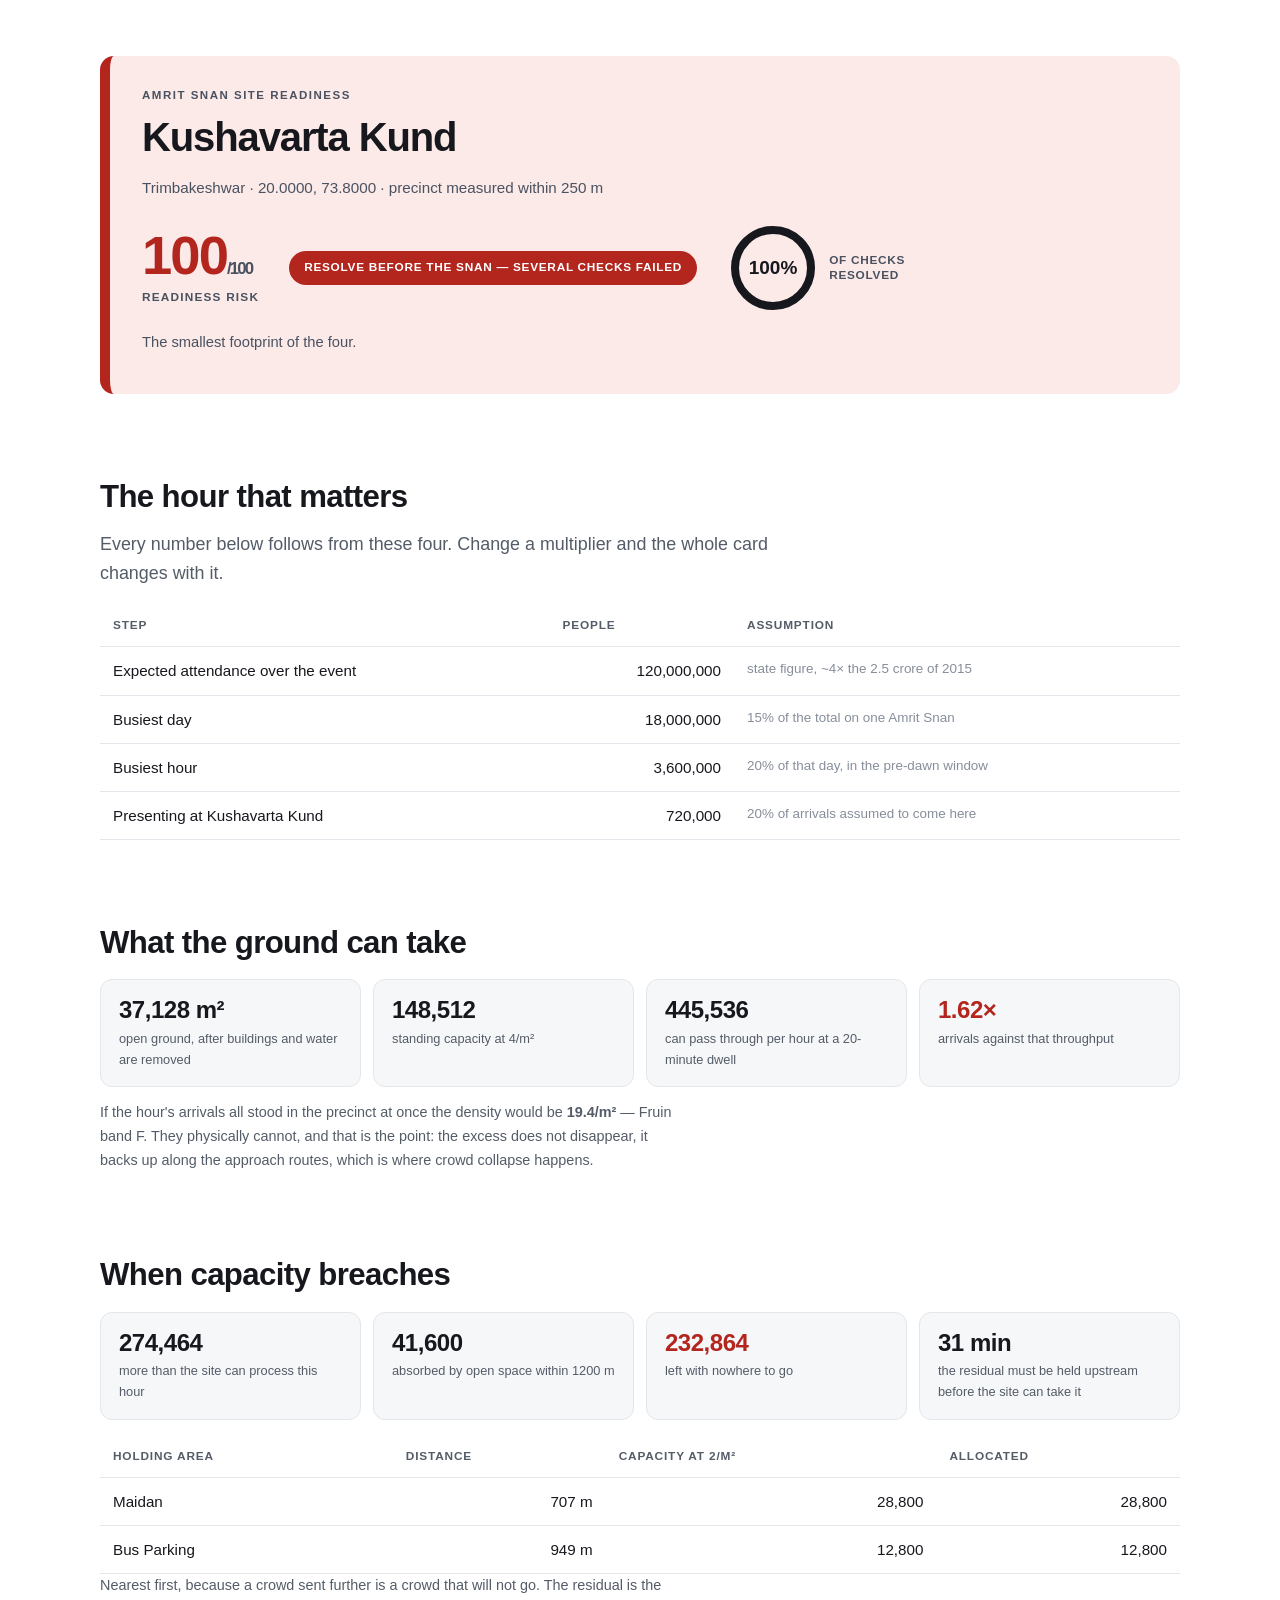
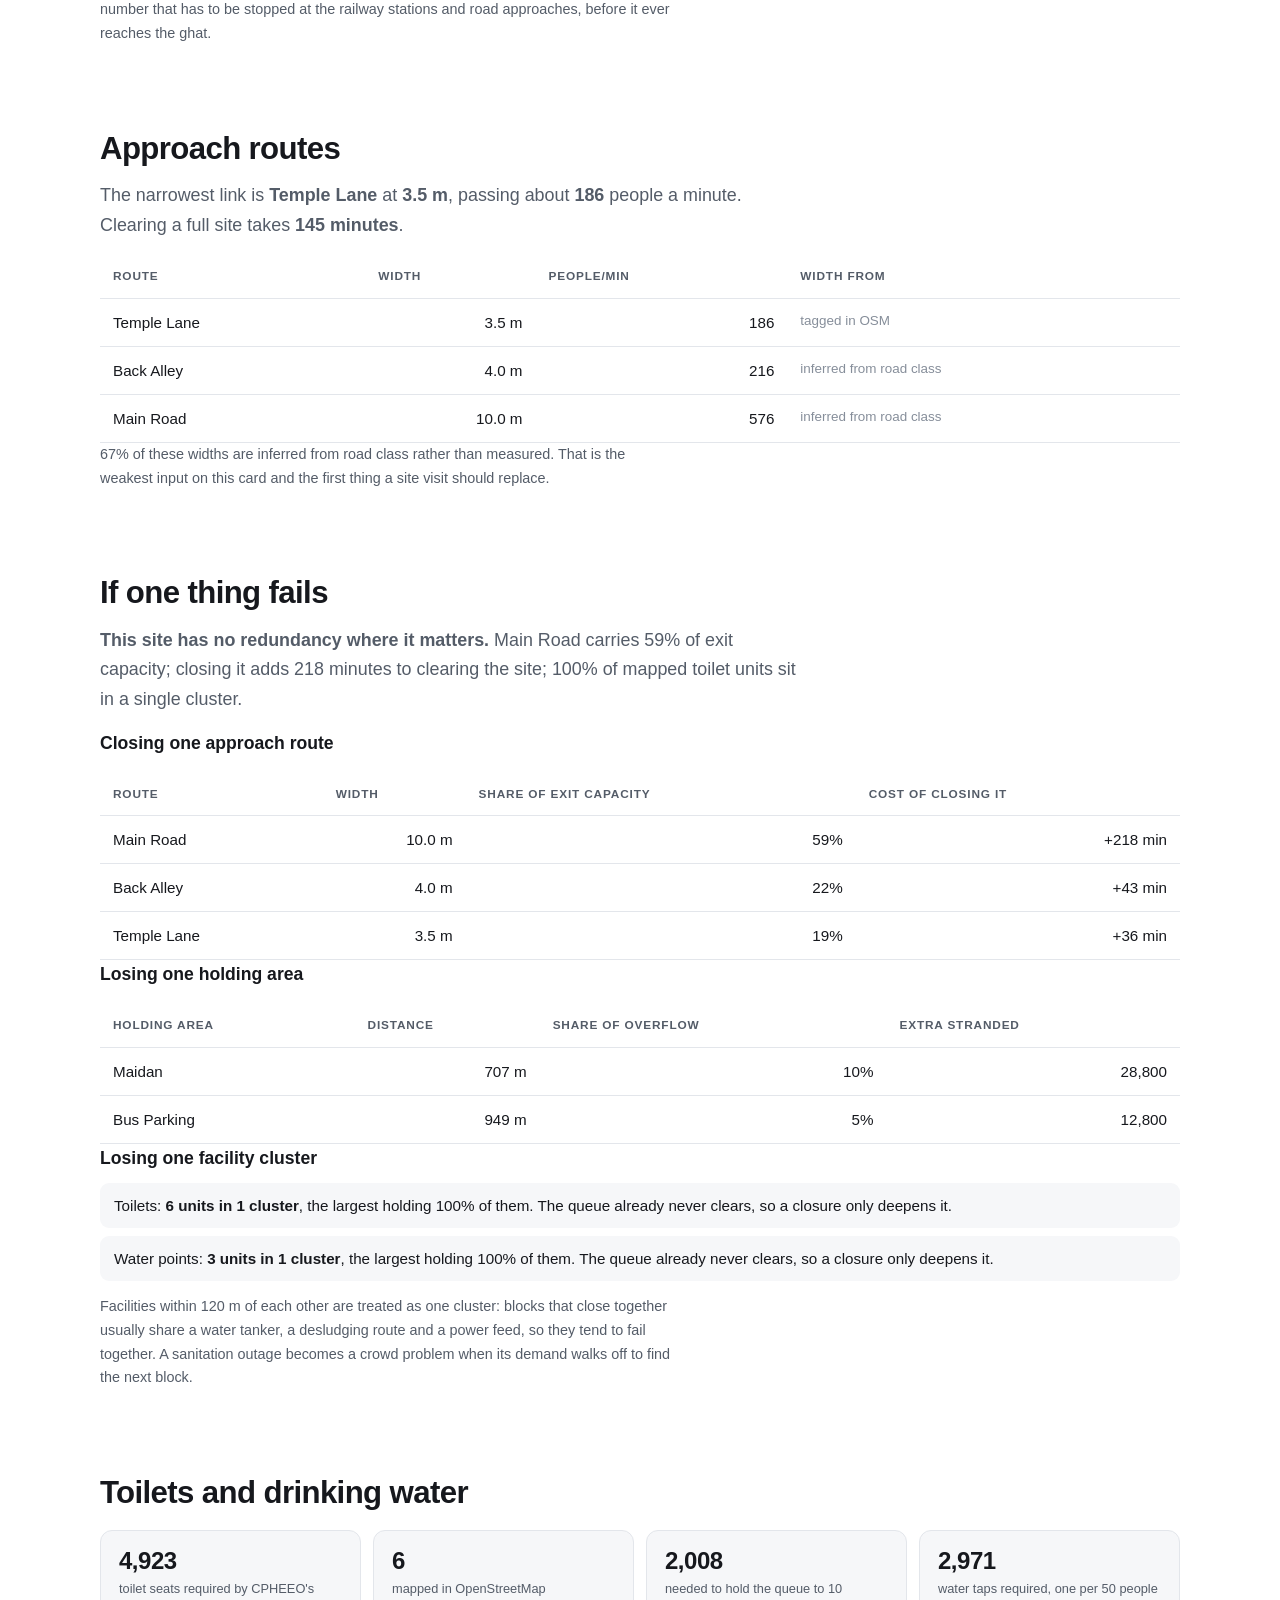
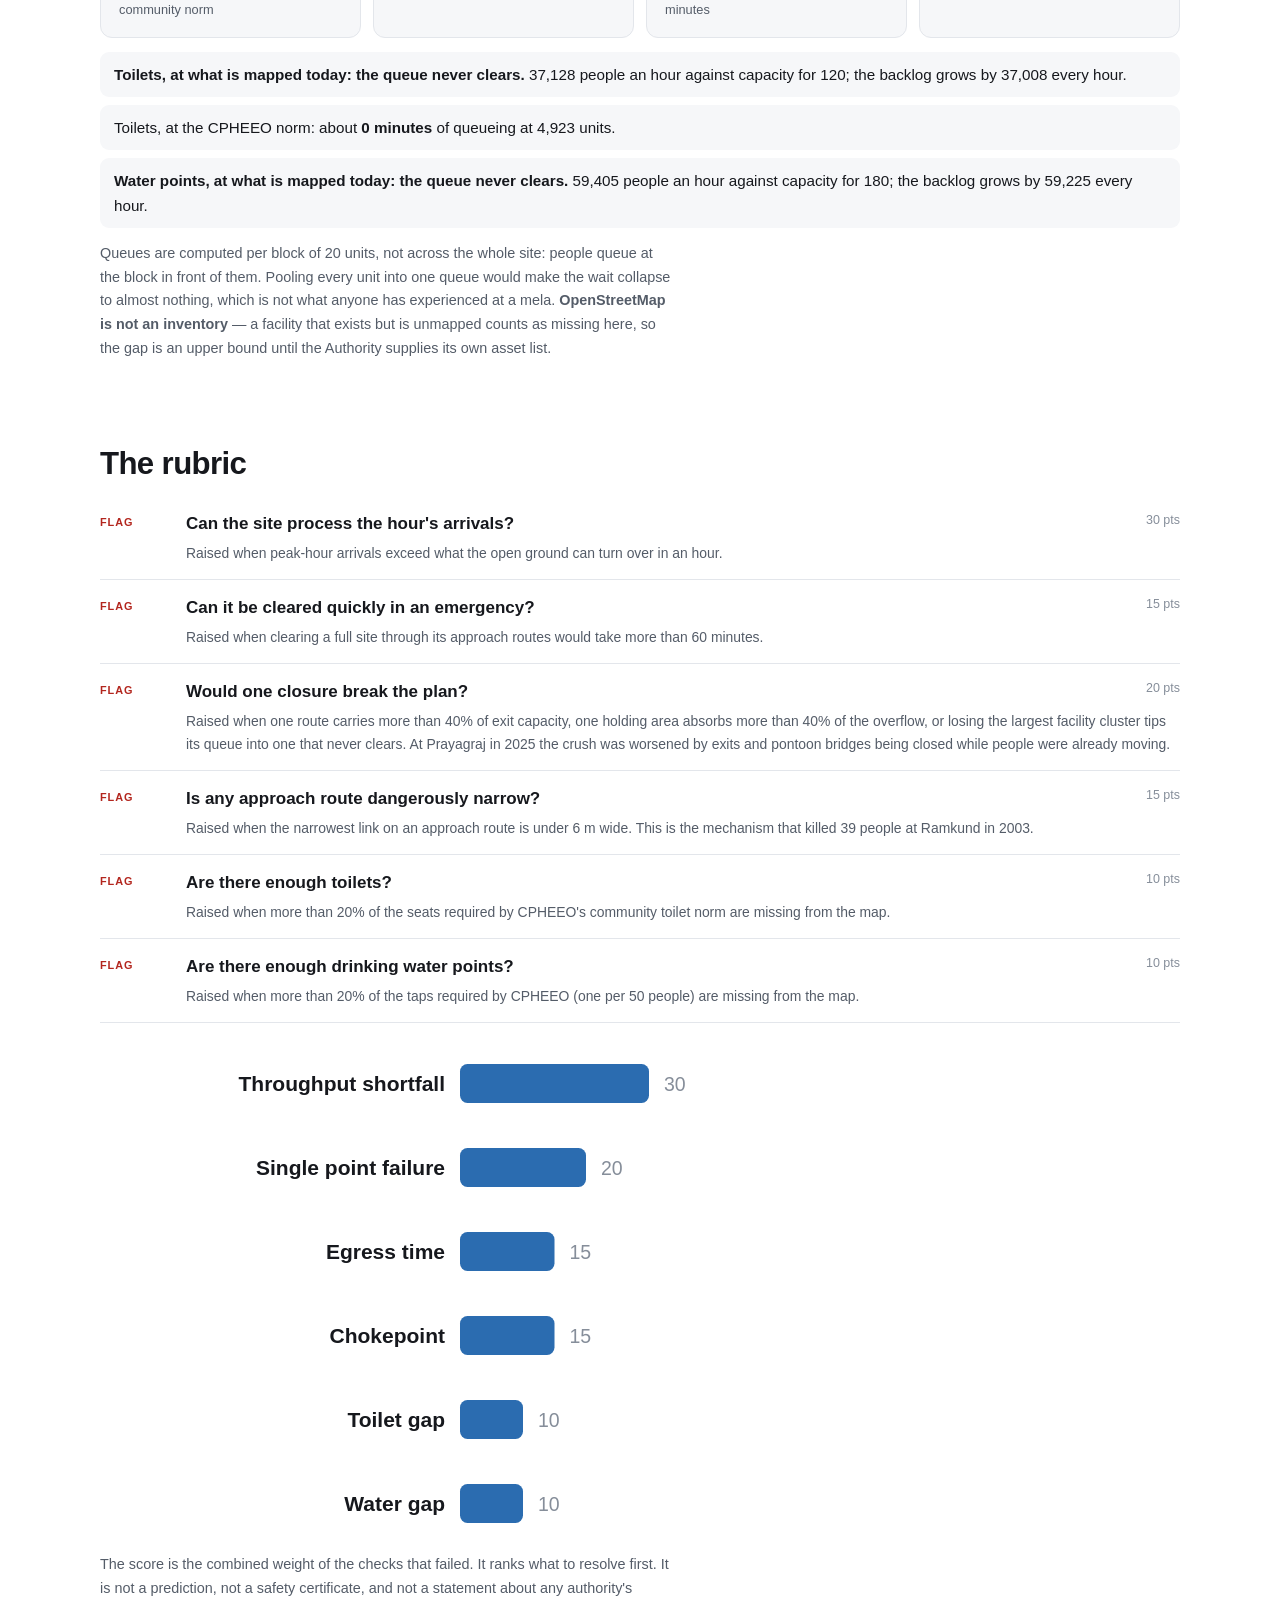
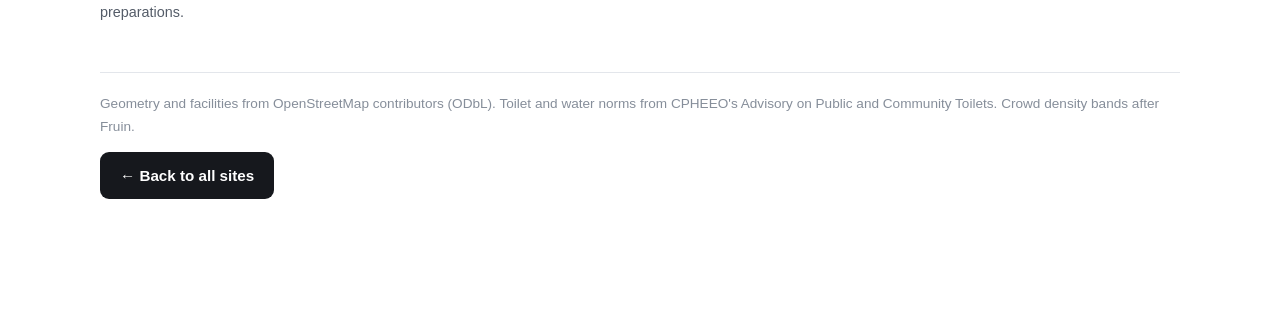
<file: docs/cards/kushavarta.html>
<!doctype html>
<html lang="en"><head><meta charset="utf-8">
<meta name="viewport" content="width=device-width,initial-scale=1">
<title>Kushavarta Kund — Simhastha readiness</title>
<link rel="stylesheet" href="../assets/style.css">
</head><body class="card-page">
<article class="card">
  <header style="border-left:10px solid #b3261e;background:#fbeae8">
    <p class="eyebrow">Amrit Snan site readiness</p>
    <h1>Kushavarta Kund</h1>
    <p class="sub">Trimbakeshwar &middot;
      20.0000, 73.8000 &middot;
      precinct measured within 250 m</p>
    <div class="scorebox">
      <div>
        <div class="score" style="color:#b3261e">100<span>/100</span></div>
        <div class="scorelabel">readiness risk</div>
      </div>
      <div class="light" style="background:#b3261e">resolve before the Snan — several checks failed</div>
      <div class="ringbox"><svg class='ring' viewBox='0 0 92 92' width='92' height='92' role='img' aria-label='100% of checks resolved'><circle cx='46.0' cy='46.0' r='38.0' class='ring-track'/><circle cx='46.0' cy='46.0' r='38.0' class='ring-fill' stroke-dasharray='238.8 0.0' transform='rotate(-90 46.0 46.0)'/><text x='46.0' y='52.0' text-anchor='middle' class='ring-text'>100%</text></svg><span>of checks<br>resolved</span></div>
    </div>
    <p class="sitenote">The smallest footprint of the four.</p>
  </header>

  <section>
    <h2>The hour that matters</h2>
    <p class="lede">Every number below follows from these four. Change a
      multiplier and the whole card changes with it.</p>
    <table class="evidence">
      <thead><tr><th>Step</th><th>People</th><th>Assumption</th></tr></thead>
      <tbody><tr><th scope='row'>Expected attendance over the event</th><td class='num'>120,000,000</td><td class='src'>state figure, ~4&times; the 2.5 crore of 2015</td></tr>
<tr><th scope='row'>Busiest day</th><td class='num'>18,000,000</td><td class='src'>15% of the total on one Amrit Snan</td></tr>
<tr><th scope='row'>Busiest hour</th><td class='num'>3,600,000</td><td class='src'>20% of that day, in the pre-dawn window</td></tr>
<tr><th scope='row'>Presenting at Kushavarta Kund</th><td class='num'>720,000</td><td class='src'>20% of arrivals assumed to come here</td></tr></tbody>
    </table>
  </section>

  <section>
    <h2>What the ground can take</h2>
    <div class="kpis">
      <div class="kpi"><b>37,128 m²</b><span>open ground, after buildings and water are removed</span></div>
      <div class="kpi"><b>148,512</b><span>standing capacity at 4/m²</span></div>
      <div class="kpi"><b>445,536</b><span>can pass through per hour at a 20-minute dwell</span></div>
      <div class="kpi"><b style="color:#b3261e">1.62×</b><span>arrivals against that throughput</span></div>
    </div>
    <p class="note">If the hour's arrivals all stood in the precinct at once the
      density would be <b>19.4/m²</b>
      &mdash; Fruin band F. They physically cannot, and
      that is the point: the excess does not disappear, it backs up along the
      approach routes, which is where crowd collapse happens.</p>
  </section>

  <section>
    <h2>When capacity breaches</h2>
    <div class="kpis">
      <div class="kpi"><b>274,464</b><span>more than the site can process this hour</span></div>
      <div class="kpi"><b>41,600</b><span>absorbed by open space within 1200 m</span></div>
      <div class="kpi"><b style="color:#b3261e">232,864</b><span>left with nowhere to go</span></div>
      <div class="kpi"><b>31 min</b><span>the residual must be held upstream before the site can take it</span></div>
    </div>
    <table class="evidence">
      <thead><tr><th>Holding area</th><th>Distance</th><th>Capacity at 2/m²</th><th>Allocated</th></tr></thead>
      <tbody><tr><td>Maidan</td><td class='num'>707 m</td><td class='num'>28,800</td><td class='num'>28,800</td></tr>
<tr><td>Bus Parking</td><td class='num'>949 m</td><td class='num'>12,800</td><td class='num'>12,800</td></tr></tbody>
    </table>
    <p class="note">Nearest first, because a crowd sent further is a crowd that
      will not go. The residual is the number that has to be stopped at the
      railway stations and road approaches, before it ever reaches the ghat.</p>
  </section>

  <section>
    <h2>Approach routes</h2>
    <p class="lede">The narrowest link is <b>Temple Lane</b>
      at <b>3.5 m</b>, passing about
      <b>186</b> people a minute.
      Clearing a full site takes <b>145 minutes</b>.</p>
    <table class="evidence">
      <thead><tr><th>Route</th><th>Width</th><th>People/min</th><th>Width from</th></tr></thead>
      <tbody><tr><td>Temple Lane</td><td class='num'>3.5 m</td><td class='num'>186</td><td class='src'>tagged in OSM</td></tr>
<tr><td>Back Alley</td><td class='num'>4.0 m</td><td class='num'>216</td><td class='src'>inferred from road class</td></tr>
<tr><td>Main Road</td><td class='num'>10.0 m</td><td class='num'>576</td><td class='src'>inferred from road class</td></tr></tbody>
    </table>
    <p class="note">67% of these
      widths are inferred from road class rather than measured. That is the
      weakest input on this card and the first thing a site visit should replace.</p>
  </section>

  <section>
    <h2>If one thing fails</h2>
    <p class="lede"><b>This site has no redundancy where it matters.</b> Main Road carries 59% of exit capacity; closing it adds 218 minutes to clearing the site; 100% of mapped toilet units sit in a single cluster.</p>
    <h3>Closing one approach route</h3>
    <table class="evidence">
      <thead><tr><th>Route</th><th>Width</th><th>Share of exit capacity</th><th>Cost of closing it</th></tr></thead>
      <tbody><tr><td>Main Road</td><td class='num'>10.0 m</td><td class='num'>59%</td><td class='num'>+218 min</td></tr>
<tr><td>Back Alley</td><td class='num'>4.0 m</td><td class='num'>22%</td><td class='num'>+43 min</td></tr>
<tr><td>Temple Lane</td><td class='num'>3.5 m</td><td class='num'>19%</td><td class='num'>+36 min</td></tr></tbody>
    </table>
    <h3>Losing one holding area</h3>
    <table class="evidence">
      <thead><tr><th>Holding area</th><th>Distance</th><th>Share of overflow</th><th>Extra stranded</th></tr></thead>
      <tbody><tr><td>Maidan</td><td class='num'>707 m</td><td class='num'>10%</td><td class='num'>28,800</td></tr>
<tr><td>Bus Parking</td><td class='num'>949 m</td><td class='num'>5%</td><td class='num'>12,800</td></tr></tbody>
    </table>
    <h3>Losing one facility cluster</h3>
    <ul class="queues">
      <li>Toilets: <b>6 units in 1 cluster</b>, the largest holding 100% of them. The queue already never clears, so a closure only deepens it.</li>
      <li>Water points: <b>3 units in 1 cluster</b>, the largest holding 100% of them. The queue already never clears, so a closure only deepens it.</li>
    </ul>
    <p class="note">Facilities within 120 m of each other are
      treated as one cluster: blocks that close together usually share a water
      tanker, a desludging route and a power feed, so they tend to fail
      together. A sanitation outage becomes a crowd problem when its demand
      walks off to find the next block.</p>
  </section>

  <section>
    <h2>Toilets and drinking water</h2>
    <div class="kpis">
      <div class="kpi"><b>4,923</b><span>toilet seats required by CPHEEO's community norm</span></div>
      <div class="kpi"><b>6</b><span>mapped in OpenStreetMap</span></div>
      <div class="kpi"><b>2,008</b><span>needed to hold the queue to 10 minutes</span></div>
      <div class="kpi"><b>2,971</b><span>water taps required, one per 50 people</span></div>
    </div>
    <ul class="queues">
      <li><b>Toilets, at what is mapped today: the queue never clears.</b> 37,128 people an hour against capacity for 120; the backlog grows by 37,008 every hour.</li>
      <li>Toilets, at the CPHEEO norm: about <b>0 minutes</b> of queueing at 4,923 units.</li>
      <li><b>Water points, at what is mapped today: the queue never clears.</b> 59,405 people an hour against capacity for 180; the backlog grows by 59,225 every hour.</li>
    </ul>
    <p class="note">Queues are computed per block of
      20 units, not across the whole site: people queue at
      the block in front of them. Pooling every unit into one queue would make
      the wait collapse to almost nothing, which is not what anyone has
      experienced at a mela. <b>OpenStreetMap is not an inventory</b> &mdash; a
      facility that exists but is unmapped counts as missing here, so the gap
      is an upper bound until the Authority supplies its own asset list.</p>
  </section>

  <section>
    <h2>The rubric</h2>
    <ul class="flags"><li class='fired'><span class='mark'>FLAG</span><span class='flabel'>Can the site process the hour&#x27;s arrivals?</span><span class='weight'>30 pts</span><span class='rule'>Raised when peak-hour arrivals exceed what the open ground can turn over in an hour.</span></li>
<li class='fired'><span class='mark'>FLAG</span><span class='flabel'>Can it be cleared quickly in an emergency?</span><span class='weight'>15 pts</span><span class='rule'>Raised when clearing a full site through its approach routes would take more than 60 minutes.</span></li>
<li class='fired'><span class='mark'>FLAG</span><span class='flabel'>Would one closure break the plan?</span><span class='weight'>20 pts</span><span class='rule'>Raised when one route carries more than 40% of exit capacity, one holding area absorbs more than 40% of the overflow, or losing the largest facility cluster tips its queue into one that never clears. At Prayagraj in 2025 the crush was worsened by exits and pontoon bridges being closed while people were already moving.</span></li>
<li class='fired'><span class='mark'>FLAG</span><span class='flabel'>Is any approach route dangerously narrow?</span><span class='weight'>15 pts</span><span class='rule'>Raised when the narrowest link on an approach route is under 6 m wide. This is the mechanism that killed 39 people at Ramkund in 2003.</span></li>
<li class='fired'><span class='mark'>FLAG</span><span class='flabel'>Are there enough toilets?</span><span class='weight'>10 pts</span><span class='rule'>Raised when more than 20% of the seats required by CPHEEO's community toilet norm are missing from the map.</span></li>
<li class='fired'><span class='mark'>FLAG</span><span class='flabel'>Are there enough drinking water points?</span><span class='weight'>10 pts</span><span class='rule'>Raised when more than 20% of the taps required by CPHEEO (one per 50 people) are missing from the map.</span></li></ul>
    <svg class='chart' viewBox='0 0 720 336' preserveAspectRatio='xMidYMid meet' role='img' aria-label='weights making up the risk score'><rect class='wbar on' x='240' y='10' width='126.0' height='26' rx='5'/><text class='wlabel' x='230' y='28.0' text-anchor='end'>Throughput shortfall</text><text class='wval' x='376.0' y='28.0'>30</text><rect class='wbar on' x='240' y='66' width='84.0' height='26' rx='5'/><text class='wlabel' x='230' y='84.0' text-anchor='end'>Single point failure</text><text class='wval' x='334.0' y='84.0'>20</text><rect class='wbar on' x='240' y='122' width='63.0' height='26' rx='5'/><text class='wlabel' x='230' y='140.0' text-anchor='end'>Egress time</text><text class='wval' x='313.0' y='140.0'>15</text><rect class='wbar on' x='240' y='178' width='63.0' height='26' rx='5'/><text class='wlabel' x='230' y='196.0' text-anchor='end'>Chokepoint</text><text class='wval' x='313.0' y='196.0'>15</text><rect class='wbar on' x='240' y='234' width='42.0' height='26' rx='5'/><text class='wlabel' x='230' y='252.0' text-anchor='end'>Toilet gap</text><text class='wval' x='292.0' y='252.0'>10</text><rect class='wbar on' x='240' y='290' width='42.0' height='26' rx='5'/><text class='wlabel' x='230' y='308.0' text-anchor='end'>Water gap</text><text class='wval' x='292.0' y='308.0'>10</text></svg>
    <p class="note">The score is the combined weight of the checks that failed.
      It ranks what to resolve first. It is not a prediction, not a safety
      certificate, and not a statement about any authority's preparations.</p>
    
  </section>

  <footer>
    <p>Geometry and facilities from OpenStreetMap contributors (ODbL).
      Toilet and water norms from CPHEEO's Advisory on Public and Community
      Toilets. Crowd density bands after Fruin.</p>
    <p><a class="btn" href="../index.html">&larr; Back to all sites</a></p>
  </footer>
</article>
</body></html>
</file>
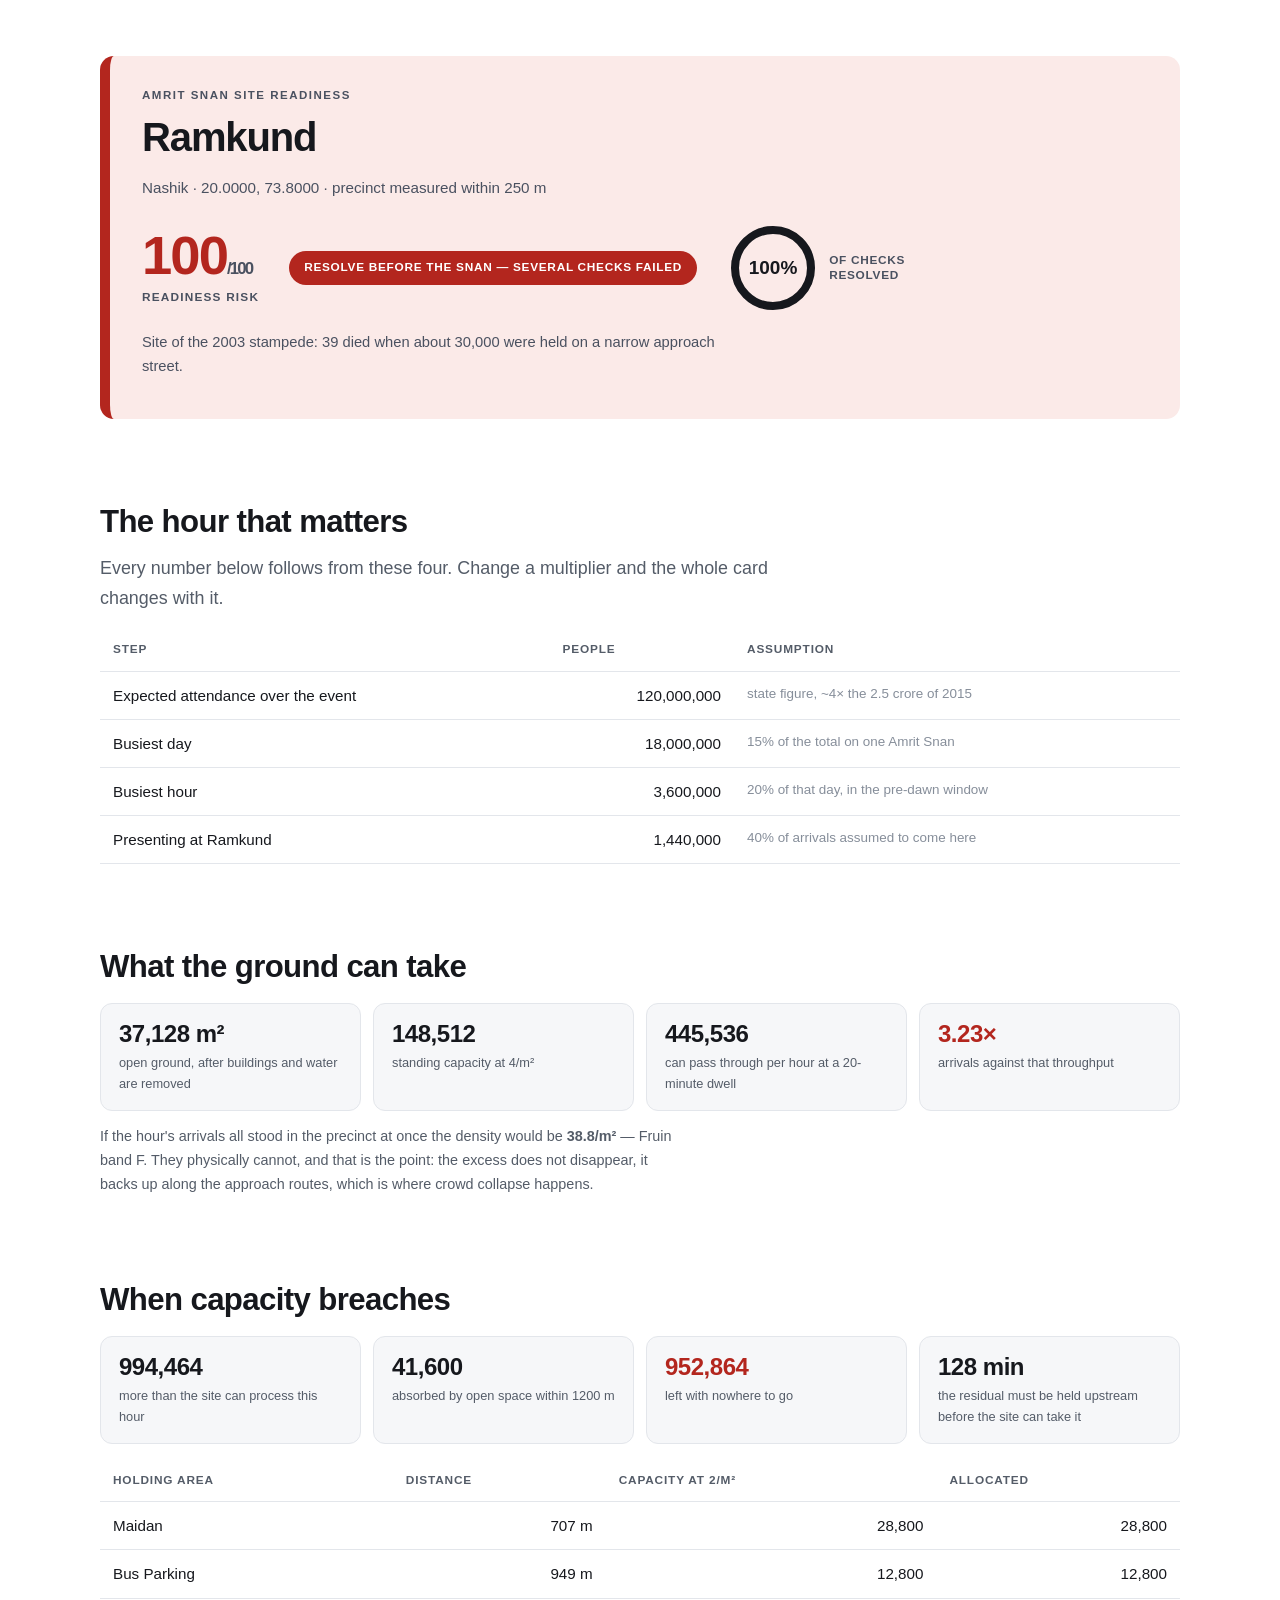
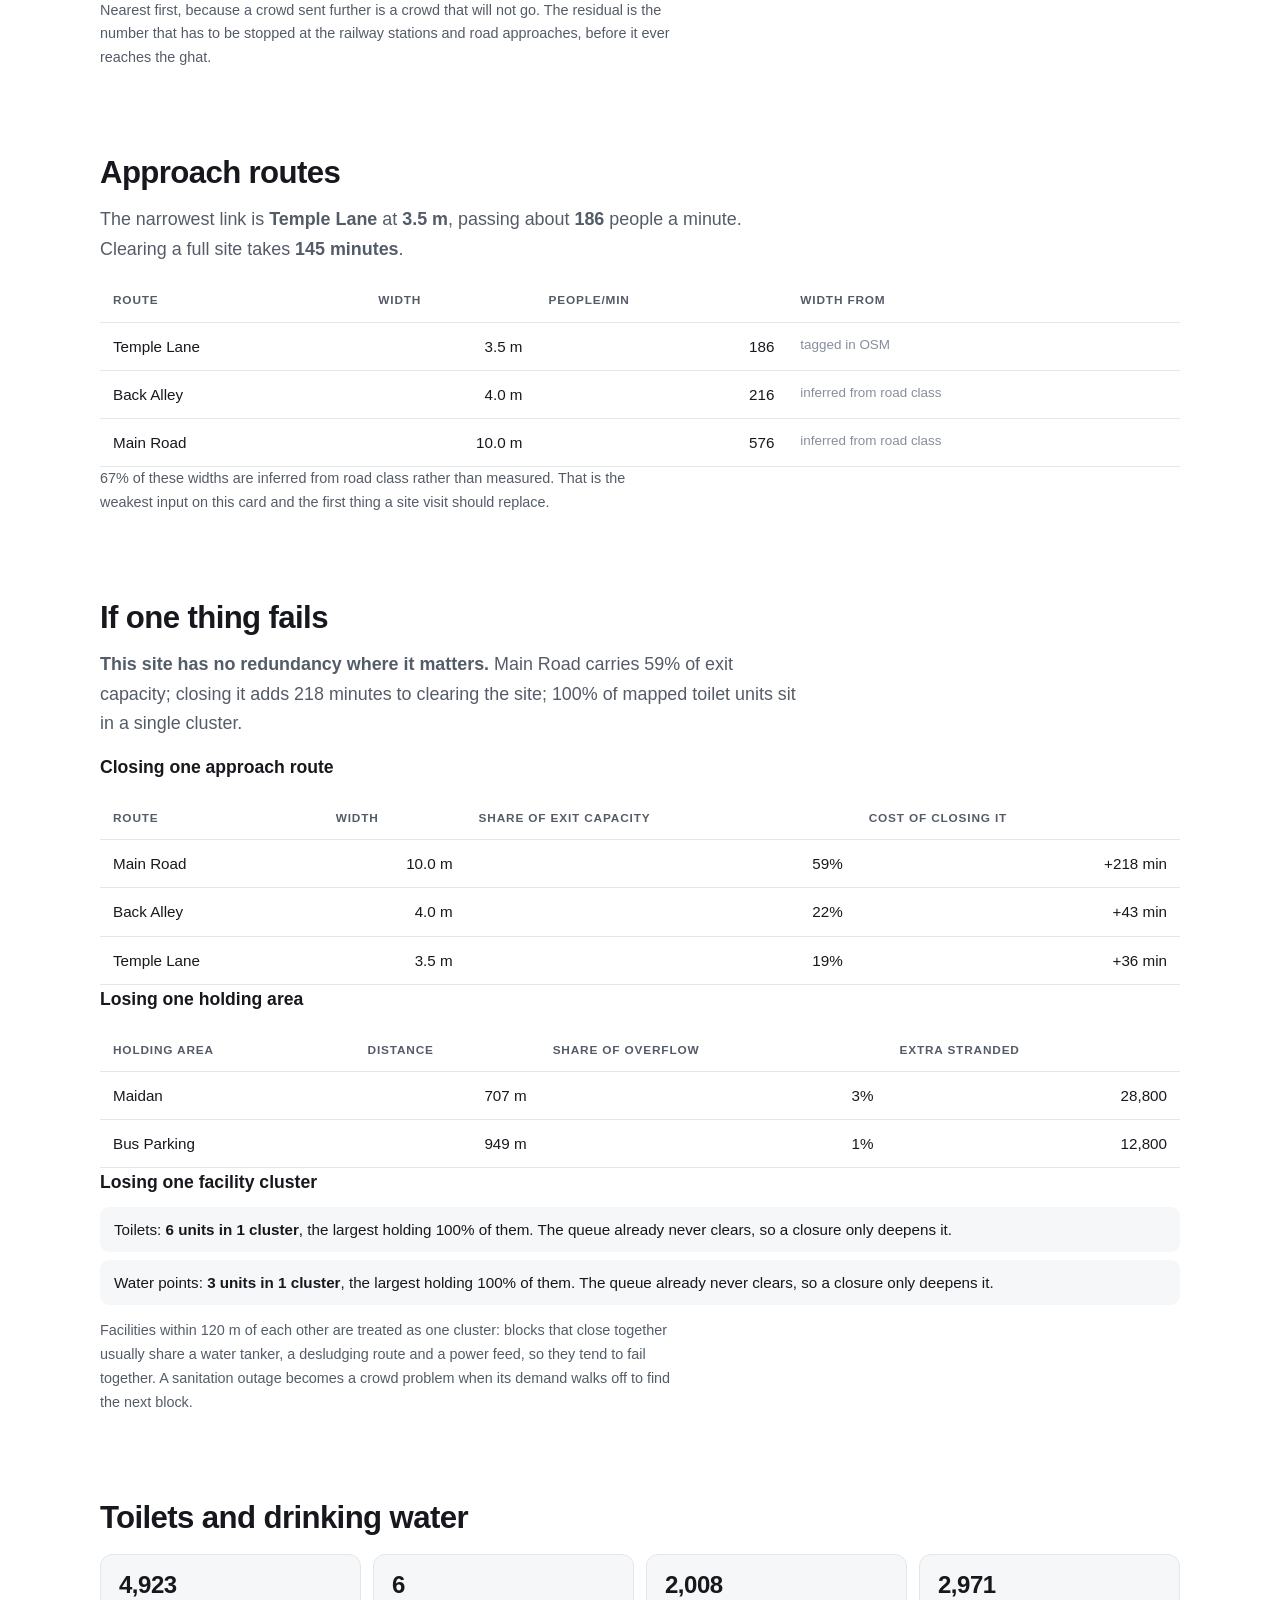
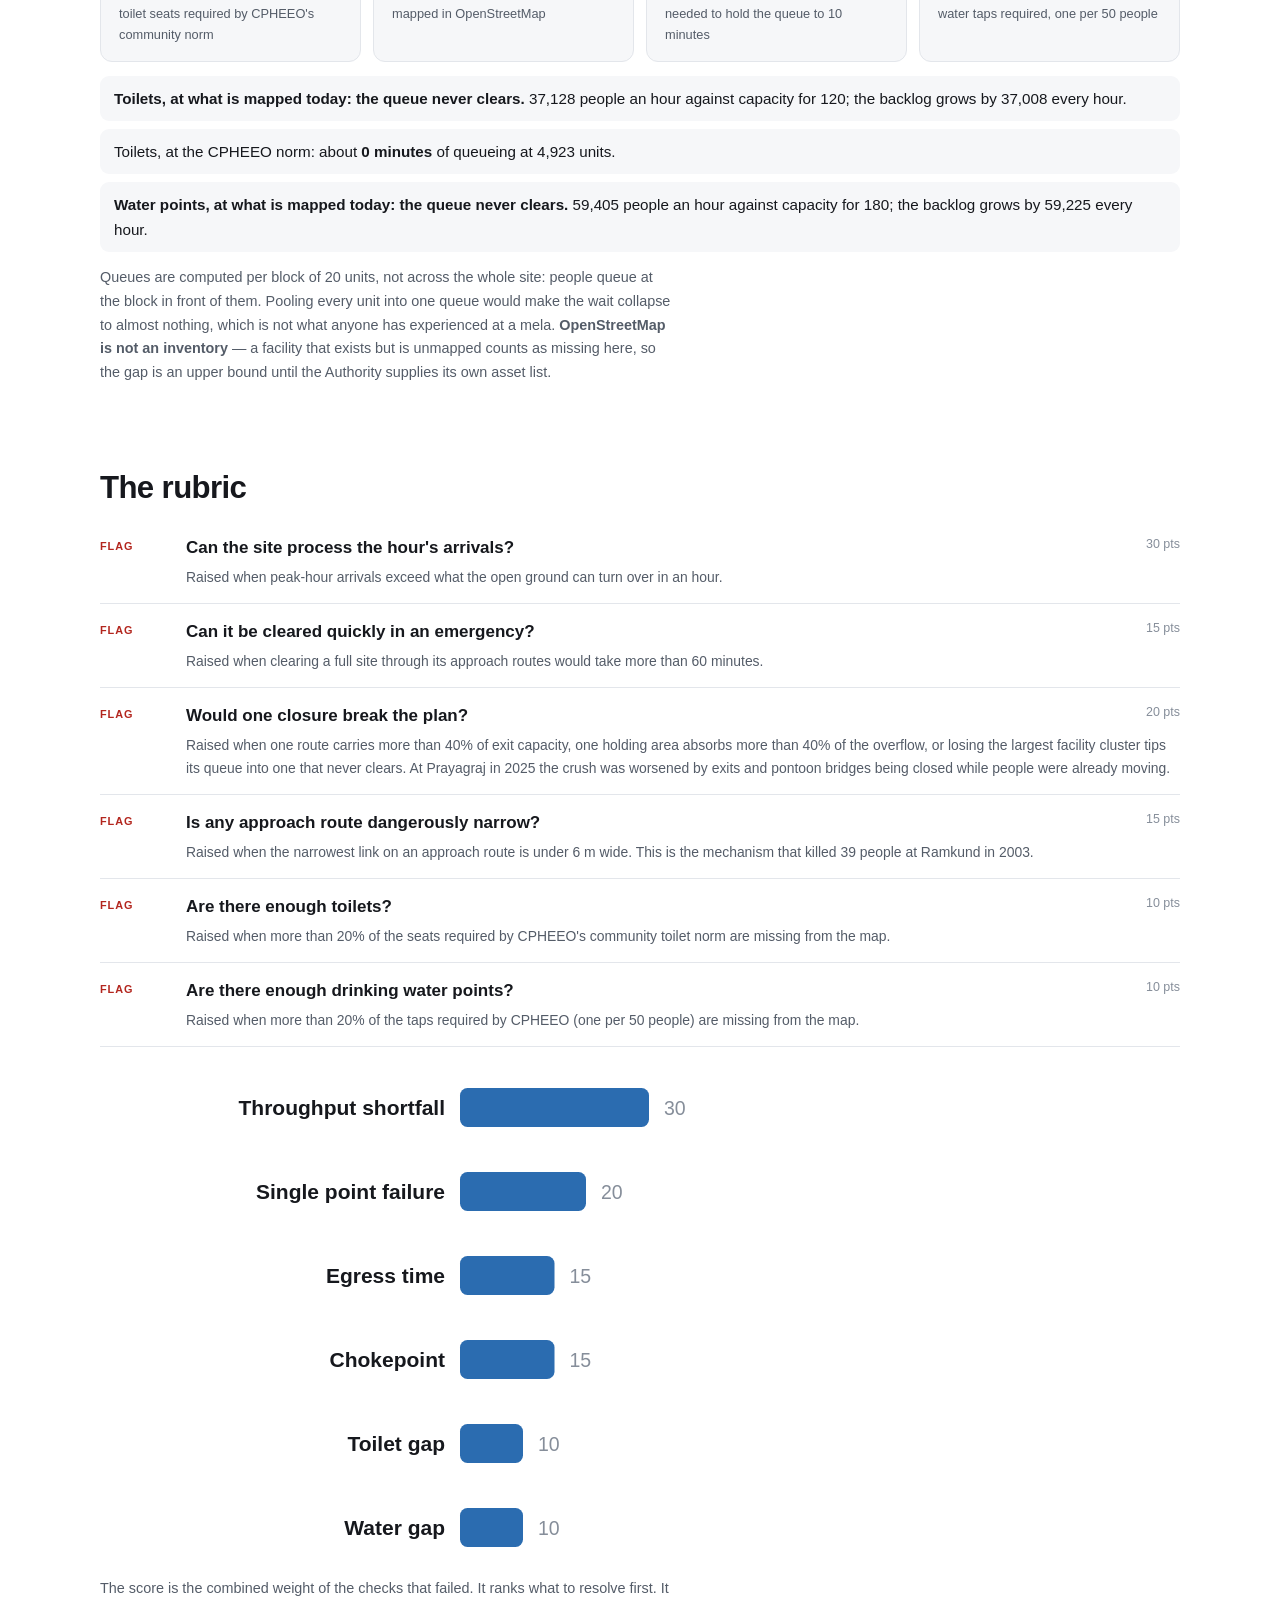
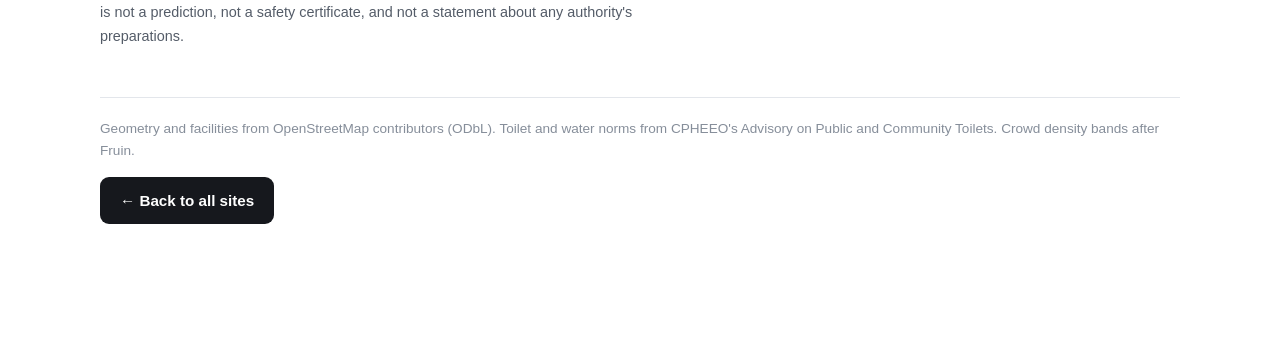
<file: docs/cards/ramkund.html>
<!doctype html>
<html lang="en"><head><meta charset="utf-8">
<meta name="viewport" content="width=device-width,initial-scale=1">
<title>Ramkund — Simhastha readiness</title>
<link rel="stylesheet" href="../assets/style.css">
</head><body class="card-page">
<article class="card">
  <header style="border-left:10px solid #b3261e;background:#fbeae8">
    <p class="eyebrow">Amrit Snan site readiness</p>
    <h1>Ramkund</h1>
    <p class="sub">Nashik &middot;
      20.0000, 73.8000 &middot;
      precinct measured within 250 m</p>
    <div class="scorebox">
      <div>
        <div class="score" style="color:#b3261e">100<span>/100</span></div>
        <div class="scorelabel">readiness risk</div>
      </div>
      <div class="light" style="background:#b3261e">resolve before the Snan — several checks failed</div>
      <div class="ringbox"><svg class='ring' viewBox='0 0 92 92' width='92' height='92' role='img' aria-label='100% of checks resolved'><circle cx='46.0' cy='46.0' r='38.0' class='ring-track'/><circle cx='46.0' cy='46.0' r='38.0' class='ring-fill' stroke-dasharray='238.8 0.0' transform='rotate(-90 46.0 46.0)'/><text x='46.0' y='52.0' text-anchor='middle' class='ring-text'>100%</text></svg><span>of checks<br>resolved</span></div>
    </div>
    <p class="sitenote">Site of the 2003 stampede: 39 died when about 30,000 were held on a narrow approach street.</p>
  </header>

  <section>
    <h2>The hour that matters</h2>
    <p class="lede">Every number below follows from these four. Change a
      multiplier and the whole card changes with it.</p>
    <table class="evidence">
      <thead><tr><th>Step</th><th>People</th><th>Assumption</th></tr></thead>
      <tbody><tr><th scope='row'>Expected attendance over the event</th><td class='num'>120,000,000</td><td class='src'>state figure, ~4&times; the 2.5 crore of 2015</td></tr>
<tr><th scope='row'>Busiest day</th><td class='num'>18,000,000</td><td class='src'>15% of the total on one Amrit Snan</td></tr>
<tr><th scope='row'>Busiest hour</th><td class='num'>3,600,000</td><td class='src'>20% of that day, in the pre-dawn window</td></tr>
<tr><th scope='row'>Presenting at Ramkund</th><td class='num'>1,440,000</td><td class='src'>40% of arrivals assumed to come here</td></tr></tbody>
    </table>
  </section>

  <section>
    <h2>What the ground can take</h2>
    <div class="kpis">
      <div class="kpi"><b>37,128 m²</b><span>open ground, after buildings and water are removed</span></div>
      <div class="kpi"><b>148,512</b><span>standing capacity at 4/m²</span></div>
      <div class="kpi"><b>445,536</b><span>can pass through per hour at a 20-minute dwell</span></div>
      <div class="kpi"><b style="color:#b3261e">3.23×</b><span>arrivals against that throughput</span></div>
    </div>
    <p class="note">If the hour's arrivals all stood in the precinct at once the
      density would be <b>38.8/m²</b>
      &mdash; Fruin band F. They physically cannot, and
      that is the point: the excess does not disappear, it backs up along the
      approach routes, which is where crowd collapse happens.</p>
  </section>

  <section>
    <h2>When capacity breaches</h2>
    <div class="kpis">
      <div class="kpi"><b>994,464</b><span>more than the site can process this hour</span></div>
      <div class="kpi"><b>41,600</b><span>absorbed by open space within 1200 m</span></div>
      <div class="kpi"><b style="color:#b3261e">952,864</b><span>left with nowhere to go</span></div>
      <div class="kpi"><b>128 min</b><span>the residual must be held upstream before the site can take it</span></div>
    </div>
    <table class="evidence">
      <thead><tr><th>Holding area</th><th>Distance</th><th>Capacity at 2/m²</th><th>Allocated</th></tr></thead>
      <tbody><tr><td>Maidan</td><td class='num'>707 m</td><td class='num'>28,800</td><td class='num'>28,800</td></tr>
<tr><td>Bus Parking</td><td class='num'>949 m</td><td class='num'>12,800</td><td class='num'>12,800</td></tr></tbody>
    </table>
    <p class="note">Nearest first, because a crowd sent further is a crowd that
      will not go. The residual is the number that has to be stopped at the
      railway stations and road approaches, before it ever reaches the ghat.</p>
  </section>

  <section>
    <h2>Approach routes</h2>
    <p class="lede">The narrowest link is <b>Temple Lane</b>
      at <b>3.5 m</b>, passing about
      <b>186</b> people a minute.
      Clearing a full site takes <b>145 minutes</b>.</p>
    <table class="evidence">
      <thead><tr><th>Route</th><th>Width</th><th>People/min</th><th>Width from</th></tr></thead>
      <tbody><tr><td>Temple Lane</td><td class='num'>3.5 m</td><td class='num'>186</td><td class='src'>tagged in OSM</td></tr>
<tr><td>Back Alley</td><td class='num'>4.0 m</td><td class='num'>216</td><td class='src'>inferred from road class</td></tr>
<tr><td>Main Road</td><td class='num'>10.0 m</td><td class='num'>576</td><td class='src'>inferred from road class</td></tr></tbody>
    </table>
    <p class="note">67% of these
      widths are inferred from road class rather than measured. That is the
      weakest input on this card and the first thing a site visit should replace.</p>
  </section>

  <section>
    <h2>If one thing fails</h2>
    <p class="lede"><b>This site has no redundancy where it matters.</b> Main Road carries 59% of exit capacity; closing it adds 218 minutes to clearing the site; 100% of mapped toilet units sit in a single cluster.</p>
    <h3>Closing one approach route</h3>
    <table class="evidence">
      <thead><tr><th>Route</th><th>Width</th><th>Share of exit capacity</th><th>Cost of closing it</th></tr></thead>
      <tbody><tr><td>Main Road</td><td class='num'>10.0 m</td><td class='num'>59%</td><td class='num'>+218 min</td></tr>
<tr><td>Back Alley</td><td class='num'>4.0 m</td><td class='num'>22%</td><td class='num'>+43 min</td></tr>
<tr><td>Temple Lane</td><td class='num'>3.5 m</td><td class='num'>19%</td><td class='num'>+36 min</td></tr></tbody>
    </table>
    <h3>Losing one holding area</h3>
    <table class="evidence">
      <thead><tr><th>Holding area</th><th>Distance</th><th>Share of overflow</th><th>Extra stranded</th></tr></thead>
      <tbody><tr><td>Maidan</td><td class='num'>707 m</td><td class='num'>3%</td><td class='num'>28,800</td></tr>
<tr><td>Bus Parking</td><td class='num'>949 m</td><td class='num'>1%</td><td class='num'>12,800</td></tr></tbody>
    </table>
    <h3>Losing one facility cluster</h3>
    <ul class="queues">
      <li>Toilets: <b>6 units in 1 cluster</b>, the largest holding 100% of them. The queue already never clears, so a closure only deepens it.</li>
      <li>Water points: <b>3 units in 1 cluster</b>, the largest holding 100% of them. The queue already never clears, so a closure only deepens it.</li>
    </ul>
    <p class="note">Facilities within 120 m of each other are
      treated as one cluster: blocks that close together usually share a water
      tanker, a desludging route and a power feed, so they tend to fail
      together. A sanitation outage becomes a crowd problem when its demand
      walks off to find the next block.</p>
  </section>

  <section>
    <h2>Toilets and drinking water</h2>
    <div class="kpis">
      <div class="kpi"><b>4,923</b><span>toilet seats required by CPHEEO's community norm</span></div>
      <div class="kpi"><b>6</b><span>mapped in OpenStreetMap</span></div>
      <div class="kpi"><b>2,008</b><span>needed to hold the queue to 10 minutes</span></div>
      <div class="kpi"><b>2,971</b><span>water taps required, one per 50 people</span></div>
    </div>
    <ul class="queues">
      <li><b>Toilets, at what is mapped today: the queue never clears.</b> 37,128 people an hour against capacity for 120; the backlog grows by 37,008 every hour.</li>
      <li>Toilets, at the CPHEEO norm: about <b>0 minutes</b> of queueing at 4,923 units.</li>
      <li><b>Water points, at what is mapped today: the queue never clears.</b> 59,405 people an hour against capacity for 180; the backlog grows by 59,225 every hour.</li>
    </ul>
    <p class="note">Queues are computed per block of
      20 units, not across the whole site: people queue at
      the block in front of them. Pooling every unit into one queue would make
      the wait collapse to almost nothing, which is not what anyone has
      experienced at a mela. <b>OpenStreetMap is not an inventory</b> &mdash; a
      facility that exists but is unmapped counts as missing here, so the gap
      is an upper bound until the Authority supplies its own asset list.</p>
  </section>

  <section>
    <h2>The rubric</h2>
    <ul class="flags"><li class='fired'><span class='mark'>FLAG</span><span class='flabel'>Can the site process the hour&#x27;s arrivals?</span><span class='weight'>30 pts</span><span class='rule'>Raised when peak-hour arrivals exceed what the open ground can turn over in an hour.</span></li>
<li class='fired'><span class='mark'>FLAG</span><span class='flabel'>Can it be cleared quickly in an emergency?</span><span class='weight'>15 pts</span><span class='rule'>Raised when clearing a full site through its approach routes would take more than 60 minutes.</span></li>
<li class='fired'><span class='mark'>FLAG</span><span class='flabel'>Would one closure break the plan?</span><span class='weight'>20 pts</span><span class='rule'>Raised when one route carries more than 40% of exit capacity, one holding area absorbs more than 40% of the overflow, or losing the largest facility cluster tips its queue into one that never clears. At Prayagraj in 2025 the crush was worsened by exits and pontoon bridges being closed while people were already moving.</span></li>
<li class='fired'><span class='mark'>FLAG</span><span class='flabel'>Is any approach route dangerously narrow?</span><span class='weight'>15 pts</span><span class='rule'>Raised when the narrowest link on an approach route is under 6 m wide. This is the mechanism that killed 39 people at Ramkund in 2003.</span></li>
<li class='fired'><span class='mark'>FLAG</span><span class='flabel'>Are there enough toilets?</span><span class='weight'>10 pts</span><span class='rule'>Raised when more than 20% of the seats required by CPHEEO's community toilet norm are missing from the map.</span></li>
<li class='fired'><span class='mark'>FLAG</span><span class='flabel'>Are there enough drinking water points?</span><span class='weight'>10 pts</span><span class='rule'>Raised when more than 20% of the taps required by CPHEEO (one per 50 people) are missing from the map.</span></li></ul>
    <svg class='chart' viewBox='0 0 720 336' preserveAspectRatio='xMidYMid meet' role='img' aria-label='weights making up the risk score'><rect class='wbar on' x='240' y='10' width='126.0' height='26' rx='5'/><text class='wlabel' x='230' y='28.0' text-anchor='end'>Throughput shortfall</text><text class='wval' x='376.0' y='28.0'>30</text><rect class='wbar on' x='240' y='66' width='84.0' height='26' rx='5'/><text class='wlabel' x='230' y='84.0' text-anchor='end'>Single point failure</text><text class='wval' x='334.0' y='84.0'>20</text><rect class='wbar on' x='240' y='122' width='63.0' height='26' rx='5'/><text class='wlabel' x='230' y='140.0' text-anchor='end'>Egress time</text><text class='wval' x='313.0' y='140.0'>15</text><rect class='wbar on' x='240' y='178' width='63.0' height='26' rx='5'/><text class='wlabel' x='230' y='196.0' text-anchor='end'>Chokepoint</text><text class='wval' x='313.0' y='196.0'>15</text><rect class='wbar on' x='240' y='234' width='42.0' height='26' rx='5'/><text class='wlabel' x='230' y='252.0' text-anchor='end'>Toilet gap</text><text class='wval' x='292.0' y='252.0'>10</text><rect class='wbar on' x='240' y='290' width='42.0' height='26' rx='5'/><text class='wlabel' x='230' y='308.0' text-anchor='end'>Water gap</text><text class='wval' x='292.0' y='308.0'>10</text></svg>
    <p class="note">The score is the combined weight of the checks that failed.
      It ranks what to resolve first. It is not a prediction, not a safety
      certificate, and not a statement about any authority's preparations.</p>
    
  </section>

  <footer>
    <p>Geometry and facilities from OpenStreetMap contributors (ODbL).
      Toilet and water norms from CPHEEO's Advisory on Public and Community
      Toilets. Crowd density bands after Fruin.</p>
    <p><a class="btn" href="../index.html">&larr; Back to all sites</a></p>
  </footer>
</article>
</body></html>
</file>
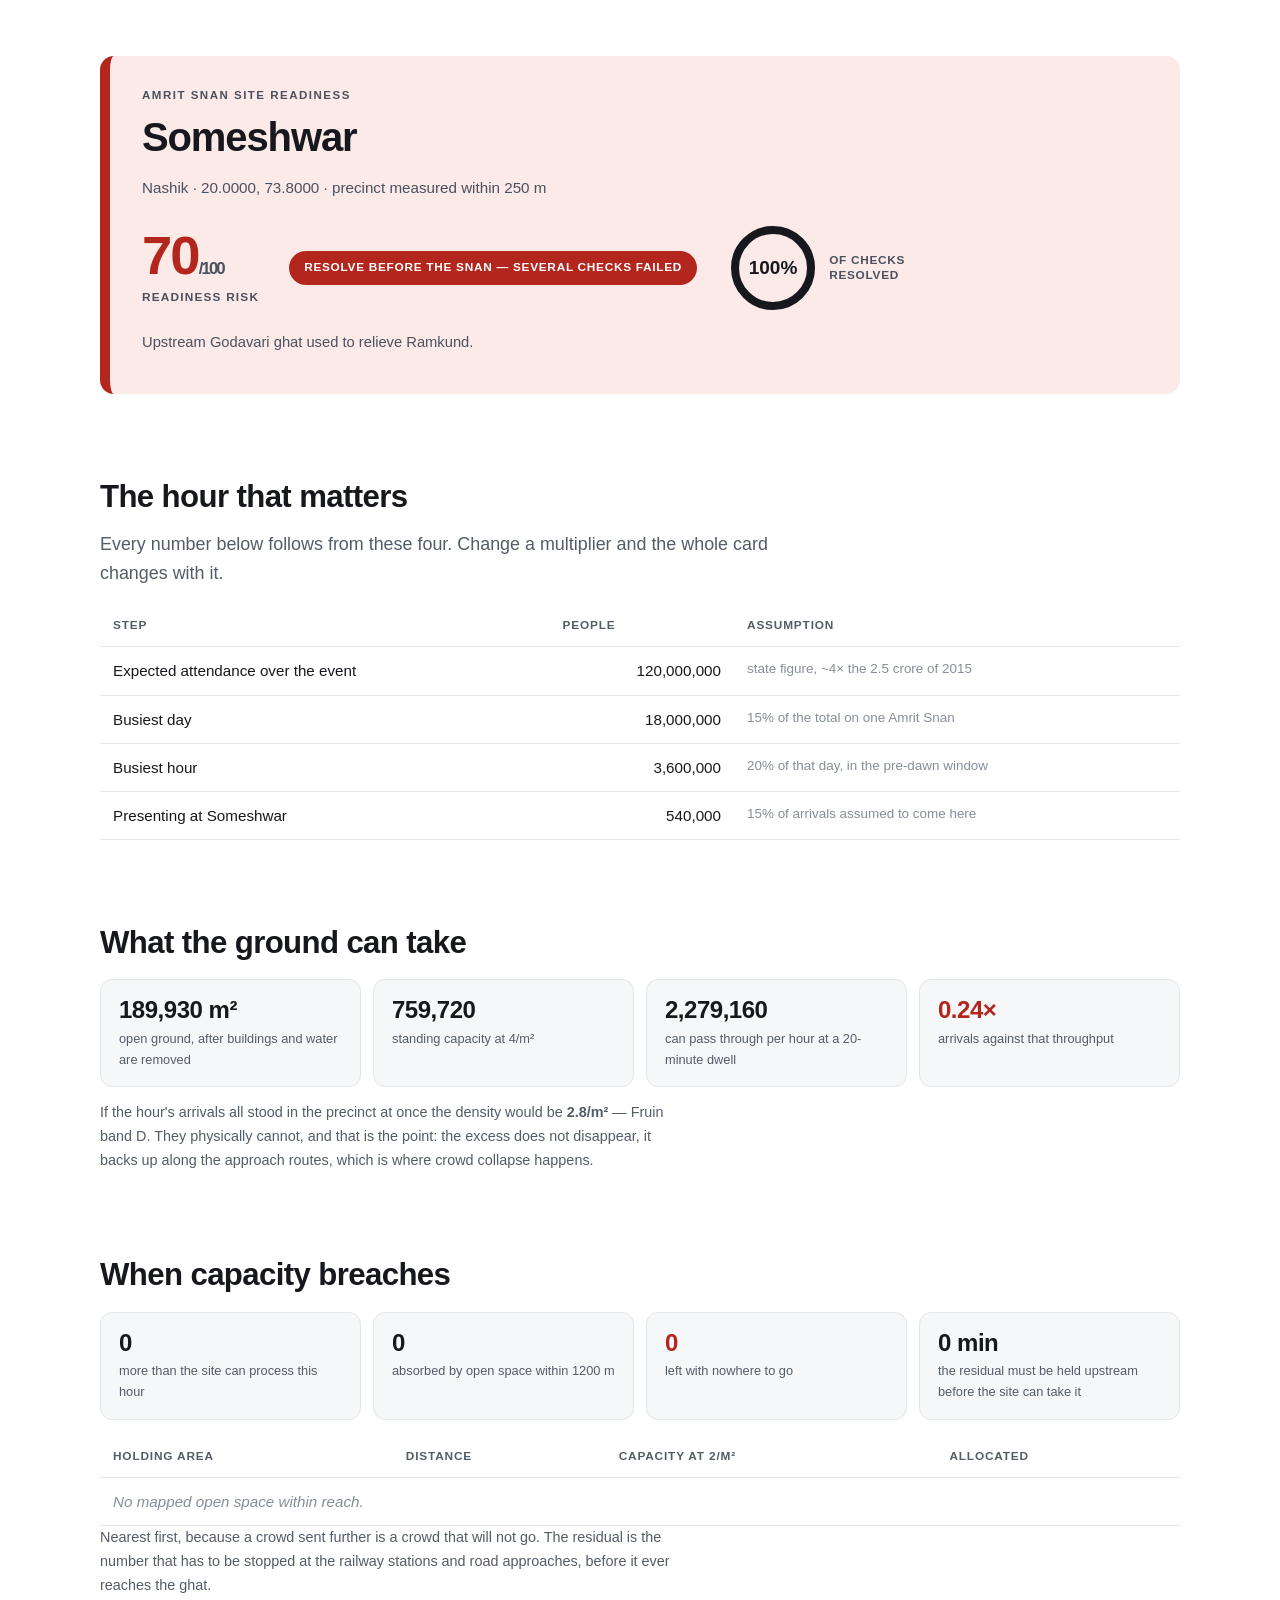
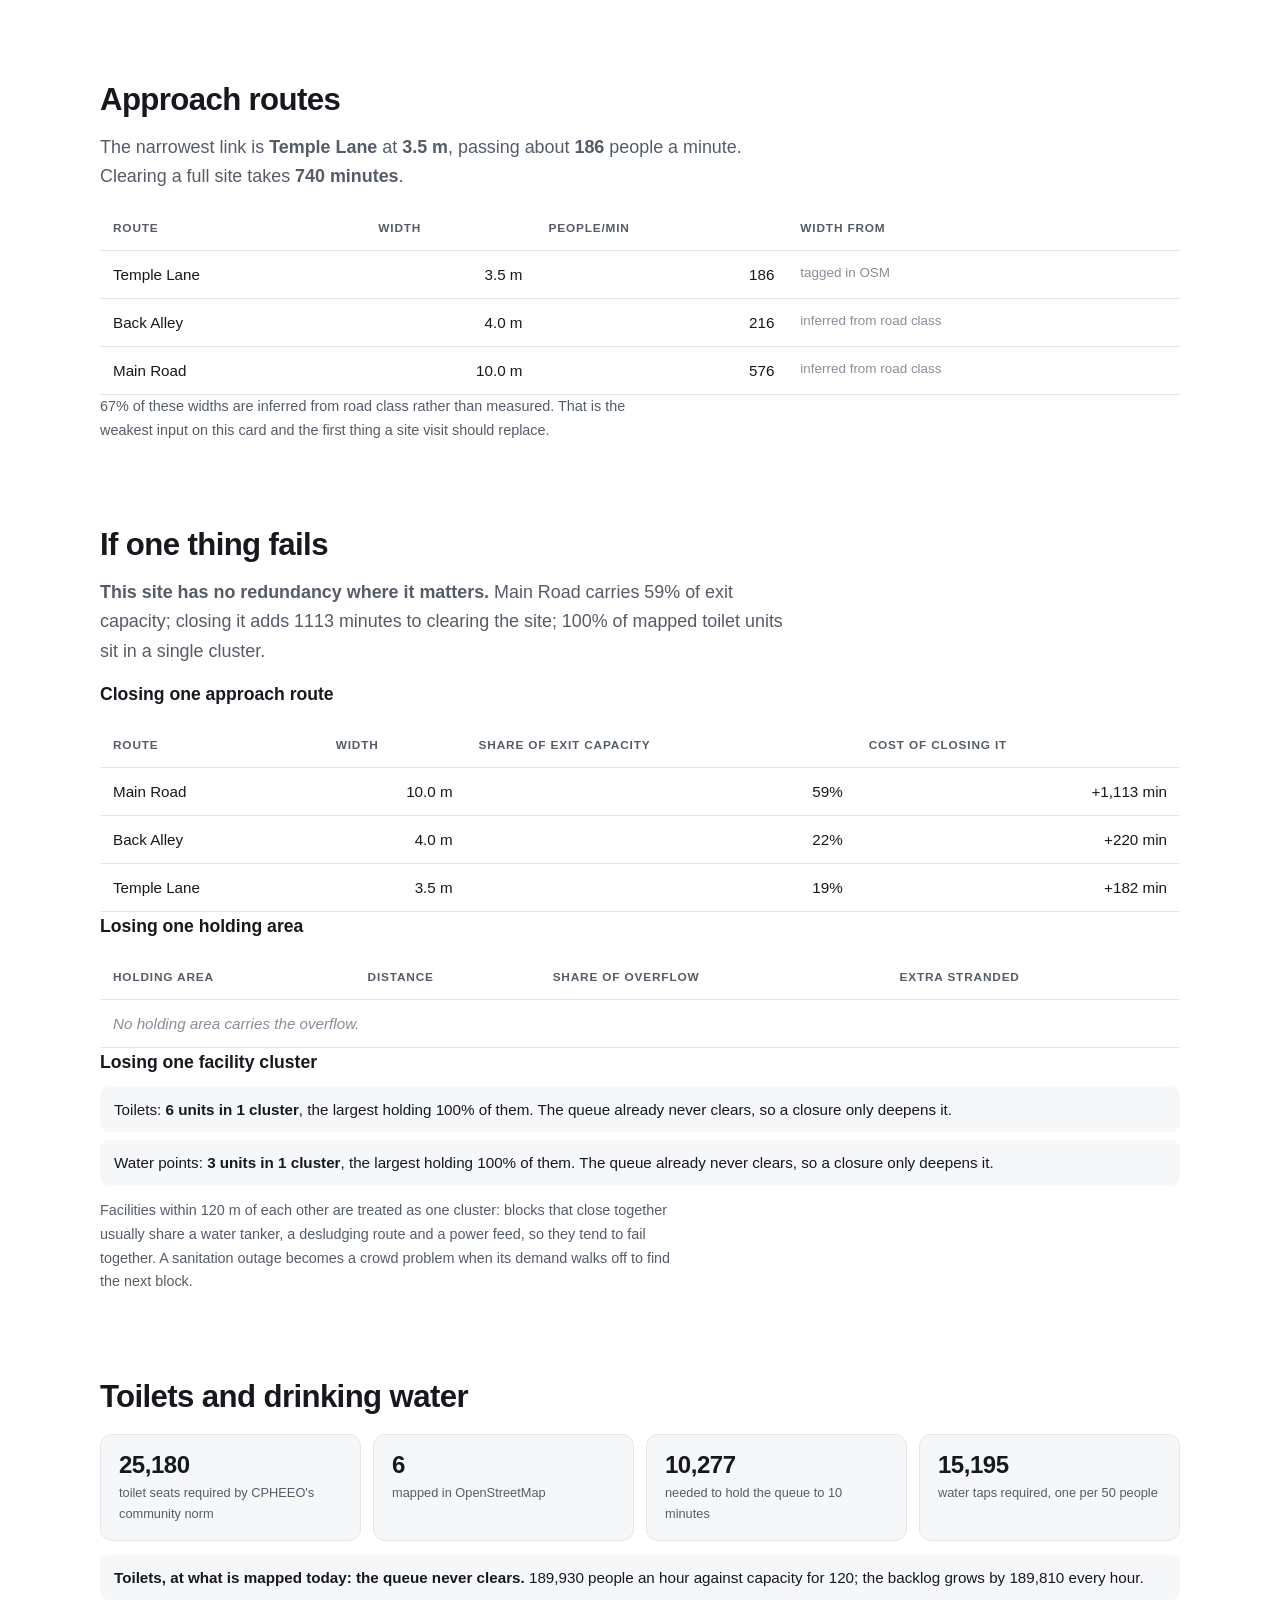
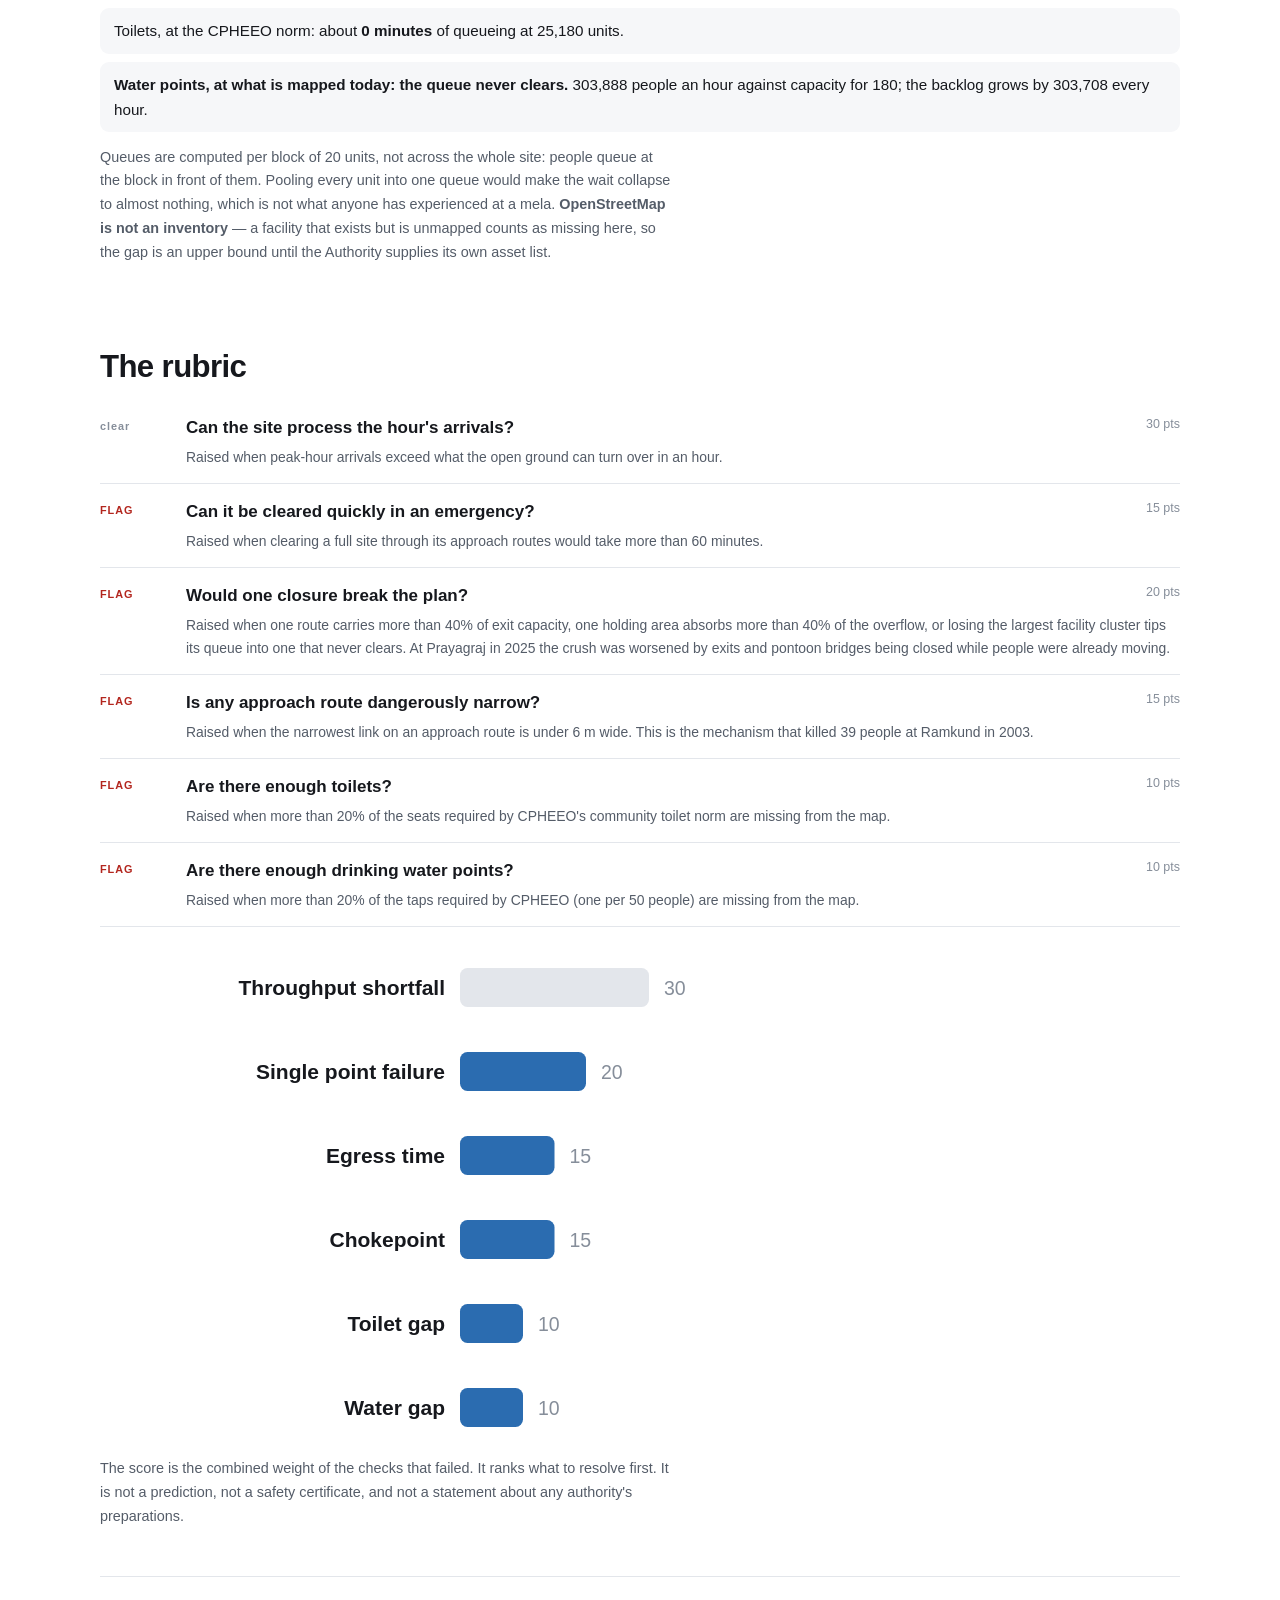
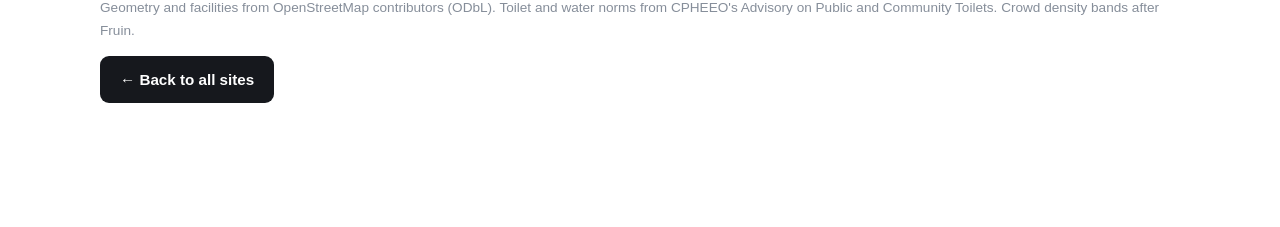
<file: docs/cards/someshwar.html>
<!doctype html>
<html lang="en"><head><meta charset="utf-8">
<meta name="viewport" content="width=device-width,initial-scale=1">
<title>Someshwar — Simhastha readiness</title>
<link rel="stylesheet" href="../assets/style.css">
</head><body class="card-page">
<article class="card">
  <header style="border-left:10px solid #b3261e;background:#fbeae8">
    <p class="eyebrow">Amrit Snan site readiness</p>
    <h1>Someshwar</h1>
    <p class="sub">Nashik &middot;
      20.0000, 73.8000 &middot;
      precinct measured within 250 m</p>
    <div class="scorebox">
      <div>
        <div class="score" style="color:#b3261e">70<span>/100</span></div>
        <div class="scorelabel">readiness risk</div>
      </div>
      <div class="light" style="background:#b3261e">resolve before the Snan — several checks failed</div>
      <div class="ringbox"><svg class='ring' viewBox='0 0 92 92' width='92' height='92' role='img' aria-label='100% of checks resolved'><circle cx='46.0' cy='46.0' r='38.0' class='ring-track'/><circle cx='46.0' cy='46.0' r='38.0' class='ring-fill' stroke-dasharray='238.8 0.0' transform='rotate(-90 46.0 46.0)'/><text x='46.0' y='52.0' text-anchor='middle' class='ring-text'>100%</text></svg><span>of checks<br>resolved</span></div>
    </div>
    <p class="sitenote">Upstream Godavari ghat used to relieve Ramkund.</p>
  </header>

  <section>
    <h2>The hour that matters</h2>
    <p class="lede">Every number below follows from these four. Change a
      multiplier and the whole card changes with it.</p>
    <table class="evidence">
      <thead><tr><th>Step</th><th>People</th><th>Assumption</th></tr></thead>
      <tbody><tr><th scope='row'>Expected attendance over the event</th><td class='num'>120,000,000</td><td class='src'>state figure, ~4&times; the 2.5 crore of 2015</td></tr>
<tr><th scope='row'>Busiest day</th><td class='num'>18,000,000</td><td class='src'>15% of the total on one Amrit Snan</td></tr>
<tr><th scope='row'>Busiest hour</th><td class='num'>3,600,000</td><td class='src'>20% of that day, in the pre-dawn window</td></tr>
<tr><th scope='row'>Presenting at Someshwar</th><td class='num'>540,000</td><td class='src'>15% of arrivals assumed to come here</td></tr></tbody>
    </table>
  </section>

  <section>
    <h2>What the ground can take</h2>
    <div class="kpis">
      <div class="kpi"><b>189,930 m²</b><span>open ground, after buildings and water are removed</span></div>
      <div class="kpi"><b>759,720</b><span>standing capacity at 4/m²</span></div>
      <div class="kpi"><b>2,279,160</b><span>can pass through per hour at a 20-minute dwell</span></div>
      <div class="kpi"><b style="color:#b3261e">0.24×</b><span>arrivals against that throughput</span></div>
    </div>
    <p class="note">If the hour's arrivals all stood in the precinct at once the
      density would be <b>2.8/m²</b>
      &mdash; Fruin band D. They physically cannot, and
      that is the point: the excess does not disappear, it backs up along the
      approach routes, which is where crowd collapse happens.</p>
  </section>

  <section>
    <h2>When capacity breaches</h2>
    <div class="kpis">
      <div class="kpi"><b>0</b><span>more than the site can process this hour</span></div>
      <div class="kpi"><b>0</b><span>absorbed by open space within 1200 m</span></div>
      <div class="kpi"><b style="color:#b3261e">0</b><span>left with nowhere to go</span></div>
      <div class="kpi"><b>0 min</b><span>the residual must be held upstream before the site can take it</span></div>
    </div>
    <table class="evidence">
      <thead><tr><th>Holding area</th><th>Distance</th><th>Capacity at 2/m²</th><th>Allocated</th></tr></thead>
      <tbody><tr><td colspan='4' class='na'>No mapped open space within reach.</td></tr></tbody>
    </table>
    <p class="note">Nearest first, because a crowd sent further is a crowd that
      will not go. The residual is the number that has to be stopped at the
      railway stations and road approaches, before it ever reaches the ghat.</p>
  </section>

  <section>
    <h2>Approach routes</h2>
    <p class="lede">The narrowest link is <b>Temple Lane</b>
      at <b>3.5 m</b>, passing about
      <b>186</b> people a minute.
      Clearing a full site takes <b>740 minutes</b>.</p>
    <table class="evidence">
      <thead><tr><th>Route</th><th>Width</th><th>People/min</th><th>Width from</th></tr></thead>
      <tbody><tr><td>Temple Lane</td><td class='num'>3.5 m</td><td class='num'>186</td><td class='src'>tagged in OSM</td></tr>
<tr><td>Back Alley</td><td class='num'>4.0 m</td><td class='num'>216</td><td class='src'>inferred from road class</td></tr>
<tr><td>Main Road</td><td class='num'>10.0 m</td><td class='num'>576</td><td class='src'>inferred from road class</td></tr></tbody>
    </table>
    <p class="note">67% of these
      widths are inferred from road class rather than measured. That is the
      weakest input on this card and the first thing a site visit should replace.</p>
  </section>

  <section>
    <h2>If one thing fails</h2>
    <p class="lede"><b>This site has no redundancy where it matters.</b> Main Road carries 59% of exit capacity; closing it adds 1113 minutes to clearing the site; 100% of mapped toilet units sit in a single cluster.</p>
    <h3>Closing one approach route</h3>
    <table class="evidence">
      <thead><tr><th>Route</th><th>Width</th><th>Share of exit capacity</th><th>Cost of closing it</th></tr></thead>
      <tbody><tr><td>Main Road</td><td class='num'>10.0 m</td><td class='num'>59%</td><td class='num'>+1,113 min</td></tr>
<tr><td>Back Alley</td><td class='num'>4.0 m</td><td class='num'>22%</td><td class='num'>+220 min</td></tr>
<tr><td>Temple Lane</td><td class='num'>3.5 m</td><td class='num'>19%</td><td class='num'>+182 min</td></tr></tbody>
    </table>
    <h3>Losing one holding area</h3>
    <table class="evidence">
      <thead><tr><th>Holding area</th><th>Distance</th><th>Share of overflow</th><th>Extra stranded</th></tr></thead>
      <tbody><tr><td colspan='4' class='na'>No holding area carries the overflow.</td></tr></tbody>
    </table>
    <h3>Losing one facility cluster</h3>
    <ul class="queues">
      <li>Toilets: <b>6 units in 1 cluster</b>, the largest holding 100% of them. The queue already never clears, so a closure only deepens it.</li>
      <li>Water points: <b>3 units in 1 cluster</b>, the largest holding 100% of them. The queue already never clears, so a closure only deepens it.</li>
    </ul>
    <p class="note">Facilities within 120 m of each other are
      treated as one cluster: blocks that close together usually share a water
      tanker, a desludging route and a power feed, so they tend to fail
      together. A sanitation outage becomes a crowd problem when its demand
      walks off to find the next block.</p>
  </section>

  <section>
    <h2>Toilets and drinking water</h2>
    <div class="kpis">
      <div class="kpi"><b>25,180</b><span>toilet seats required by CPHEEO's community norm</span></div>
      <div class="kpi"><b>6</b><span>mapped in OpenStreetMap</span></div>
      <div class="kpi"><b>10,277</b><span>needed to hold the queue to 10 minutes</span></div>
      <div class="kpi"><b>15,195</b><span>water taps required, one per 50 people</span></div>
    </div>
    <ul class="queues">
      <li><b>Toilets, at what is mapped today: the queue never clears.</b> 189,930 people an hour against capacity for 120; the backlog grows by 189,810 every hour.</li>
      <li>Toilets, at the CPHEEO norm: about <b>0 minutes</b> of queueing at 25,180 units.</li>
      <li><b>Water points, at what is mapped today: the queue never clears.</b> 303,888 people an hour against capacity for 180; the backlog grows by 303,708 every hour.</li>
    </ul>
    <p class="note">Queues are computed per block of
      20 units, not across the whole site: people queue at
      the block in front of them. Pooling every unit into one queue would make
      the wait collapse to almost nothing, which is not what anyone has
      experienced at a mela. <b>OpenStreetMap is not an inventory</b> &mdash; a
      facility that exists but is unmapped counts as missing here, so the gap
      is an upper bound until the Authority supplies its own asset list.</p>
  </section>

  <section>
    <h2>The rubric</h2>
    <ul class="flags"><li class='clear'><span class='mark'>clear</span><span class='flabel'>Can the site process the hour&#x27;s arrivals?</span><span class='weight'>30 pts</span><span class='rule'>Raised when peak-hour arrivals exceed what the open ground can turn over in an hour.</span></li>
<li class='fired'><span class='mark'>FLAG</span><span class='flabel'>Can it be cleared quickly in an emergency?</span><span class='weight'>15 pts</span><span class='rule'>Raised when clearing a full site through its approach routes would take more than 60 minutes.</span></li>
<li class='fired'><span class='mark'>FLAG</span><span class='flabel'>Would one closure break the plan?</span><span class='weight'>20 pts</span><span class='rule'>Raised when one route carries more than 40% of exit capacity, one holding area absorbs more than 40% of the overflow, or losing the largest facility cluster tips its queue into one that never clears. At Prayagraj in 2025 the crush was worsened by exits and pontoon bridges being closed while people were already moving.</span></li>
<li class='fired'><span class='mark'>FLAG</span><span class='flabel'>Is any approach route dangerously narrow?</span><span class='weight'>15 pts</span><span class='rule'>Raised when the narrowest link on an approach route is under 6 m wide. This is the mechanism that killed 39 people at Ramkund in 2003.</span></li>
<li class='fired'><span class='mark'>FLAG</span><span class='flabel'>Are there enough toilets?</span><span class='weight'>10 pts</span><span class='rule'>Raised when more than 20% of the seats required by CPHEEO's community toilet norm are missing from the map.</span></li>
<li class='fired'><span class='mark'>FLAG</span><span class='flabel'>Are there enough drinking water points?</span><span class='weight'>10 pts</span><span class='rule'>Raised when more than 20% of the taps required by CPHEEO (one per 50 people) are missing from the map.</span></li></ul>
    <svg class='chart' viewBox='0 0 720 336' preserveAspectRatio='xMidYMid meet' role='img' aria-label='weights making up the risk score'><rect class='wbar' x='240' y='10' width='126.0' height='26' rx='5'/><text class='wlabel' x='230' y='28.0' text-anchor='end'>Throughput shortfall</text><text class='wval' x='376.0' y='28.0'>30</text><rect class='wbar on' x='240' y='66' width='84.0' height='26' rx='5'/><text class='wlabel' x='230' y='84.0' text-anchor='end'>Single point failure</text><text class='wval' x='334.0' y='84.0'>20</text><rect class='wbar on' x='240' y='122' width='63.0' height='26' rx='5'/><text class='wlabel' x='230' y='140.0' text-anchor='end'>Egress time</text><text class='wval' x='313.0' y='140.0'>15</text><rect class='wbar on' x='240' y='178' width='63.0' height='26' rx='5'/><text class='wlabel' x='230' y='196.0' text-anchor='end'>Chokepoint</text><text class='wval' x='313.0' y='196.0'>15</text><rect class='wbar on' x='240' y='234' width='42.0' height='26' rx='5'/><text class='wlabel' x='230' y='252.0' text-anchor='end'>Toilet gap</text><text class='wval' x='292.0' y='252.0'>10</text><rect class='wbar on' x='240' y='290' width='42.0' height='26' rx='5'/><text class='wlabel' x='230' y='308.0' text-anchor='end'>Water gap</text><text class='wval' x='292.0' y='308.0'>10</text></svg>
    <p class="note">The score is the combined weight of the checks that failed.
      It ranks what to resolve first. It is not a prediction, not a safety
      certificate, and not a statement about any authority's preparations.</p>
    
  </section>

  <footer>
    <p>Geometry and facilities from OpenStreetMap contributors (ODbL).
      Toilet and water norms from CPHEEO's Advisory on Public and Community
      Toilets. Crowd density bands after Fruin.</p>
    <p><a class="btn" href="../index.html">&larr; Back to all sites</a></p>
  </footer>
</article>
</body></html>
</file>
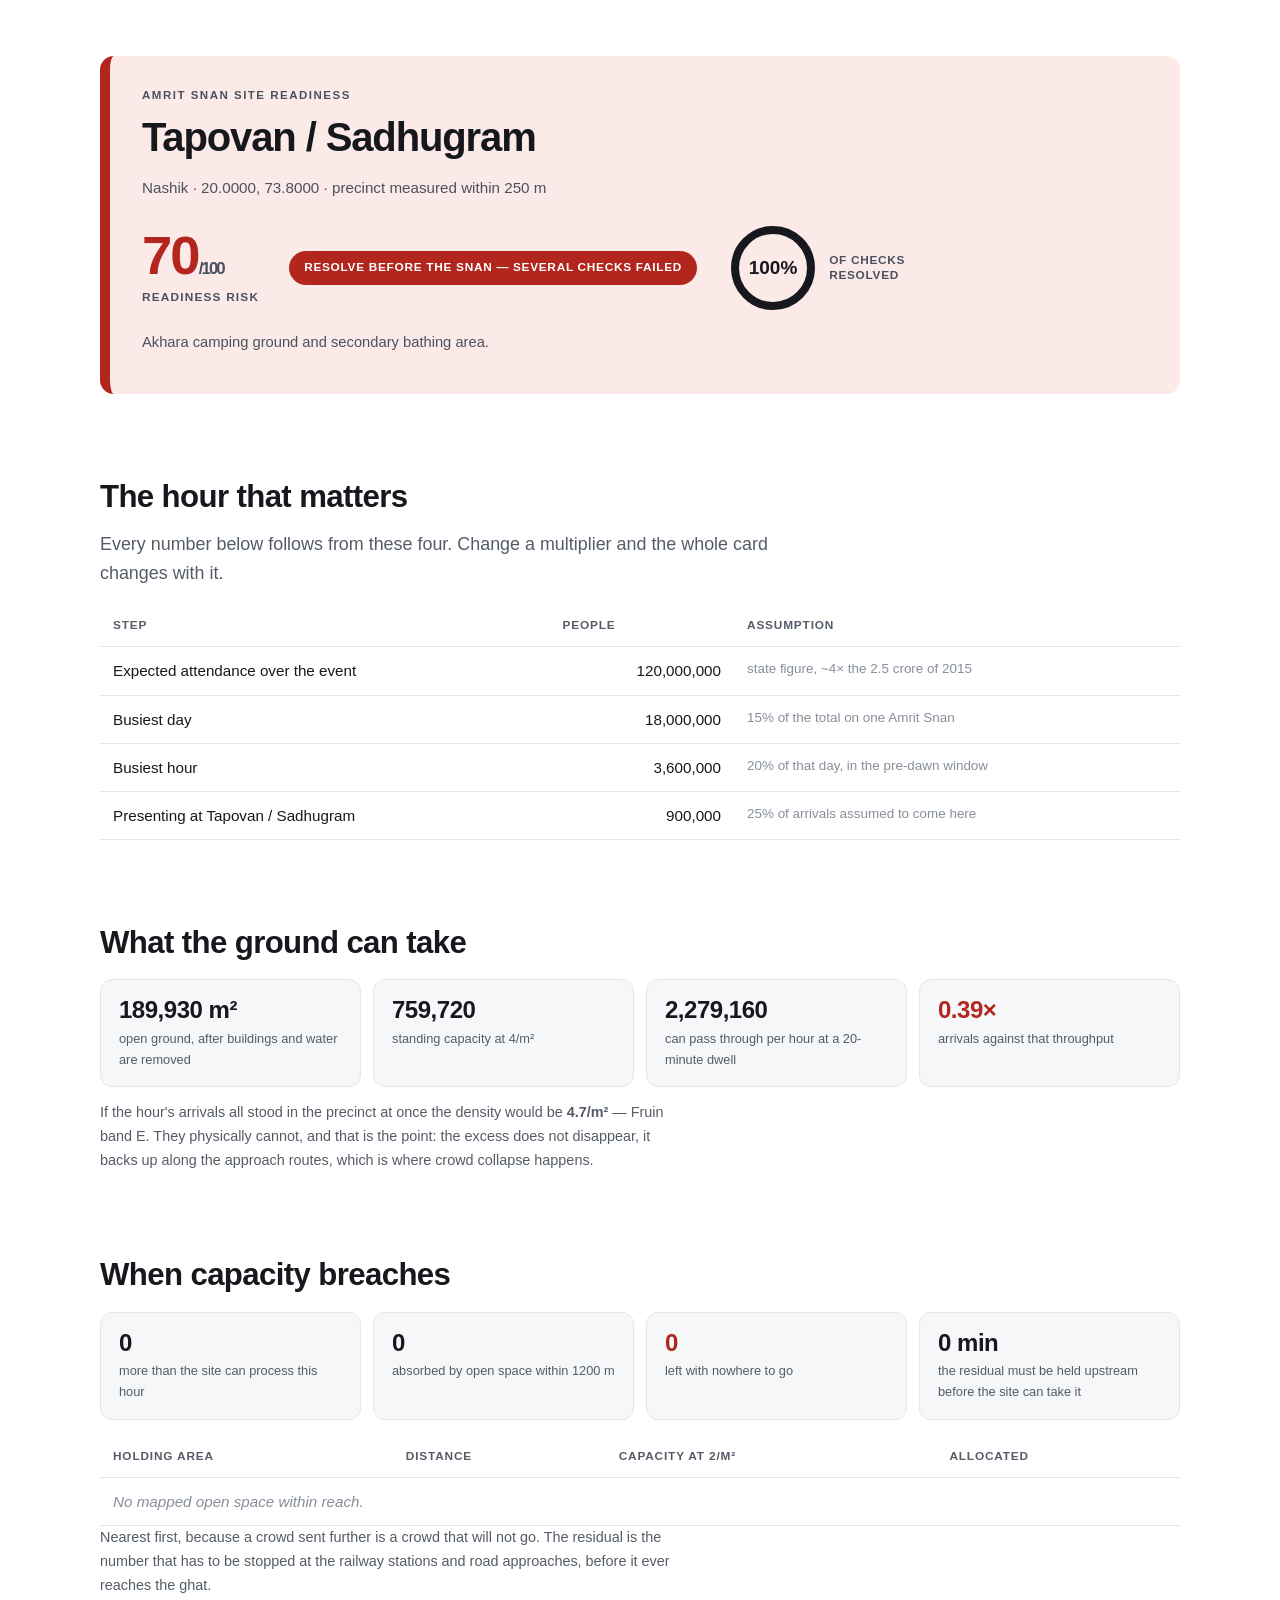
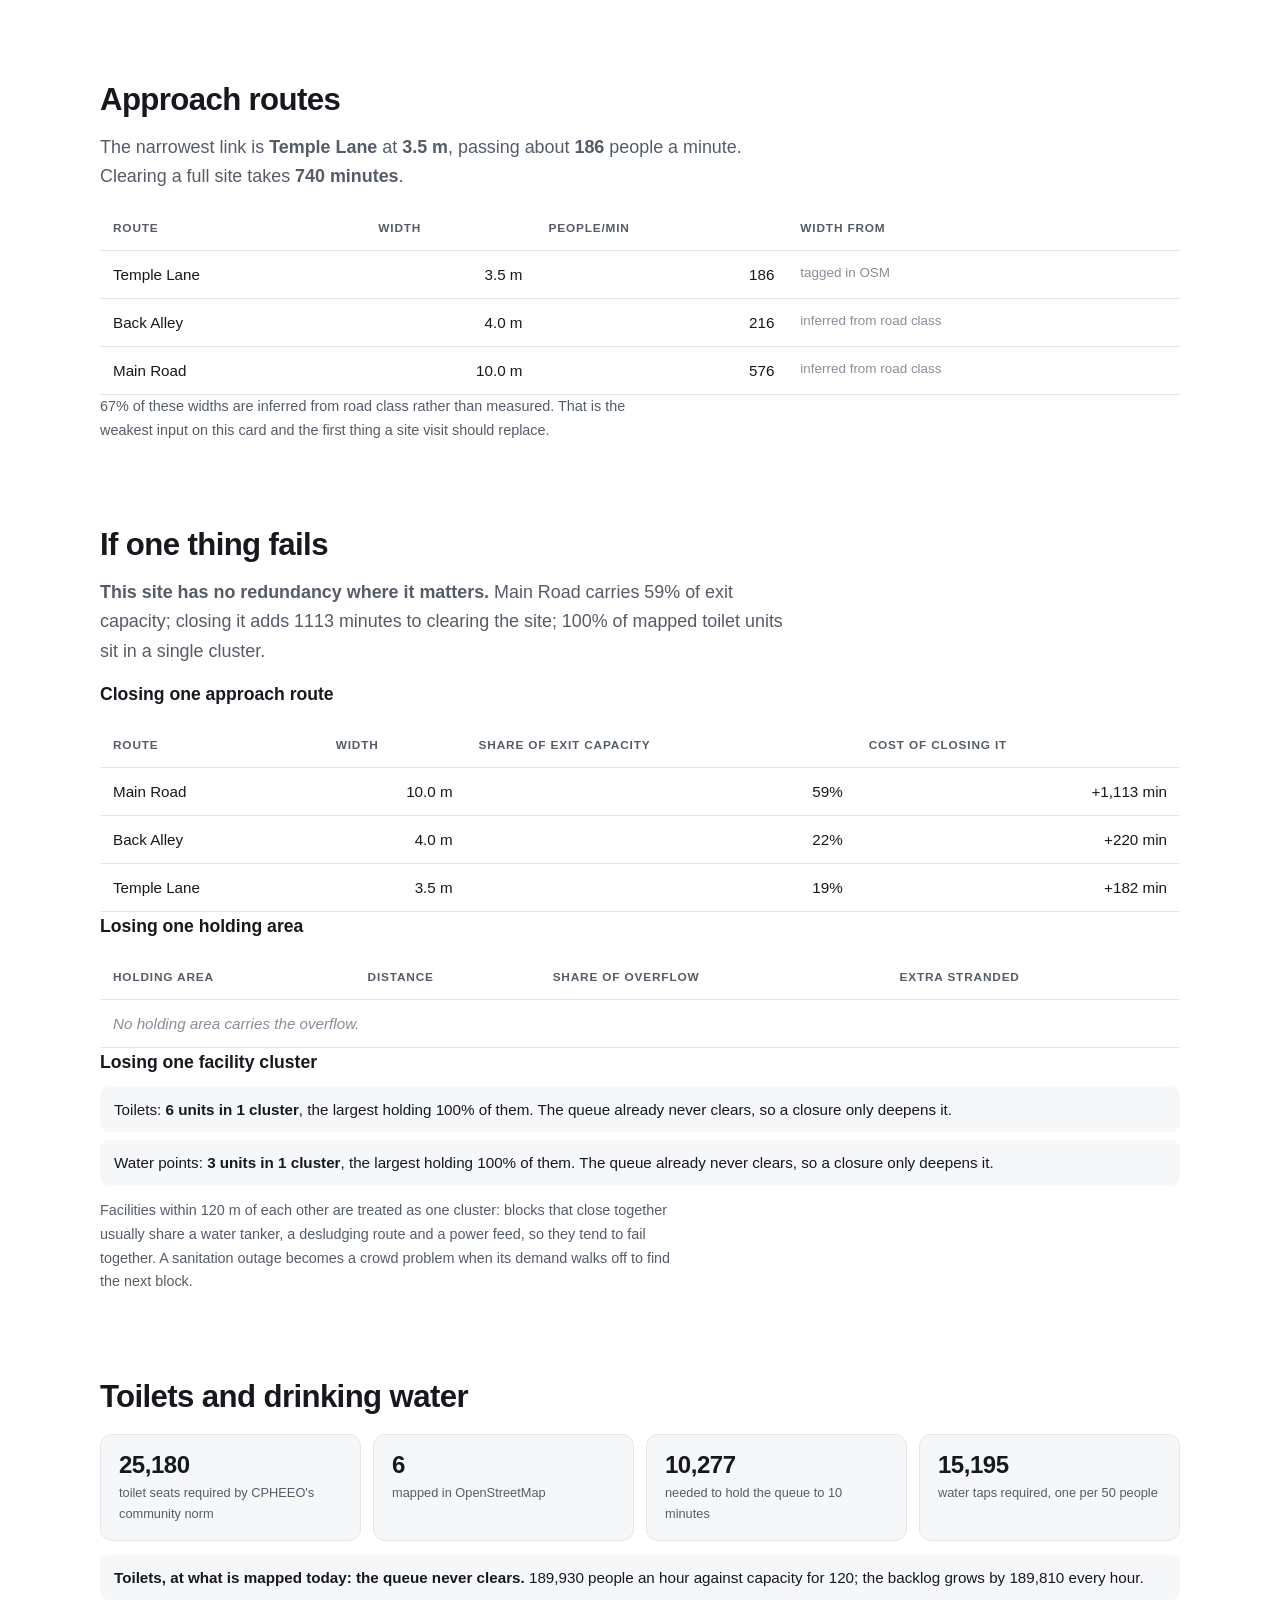
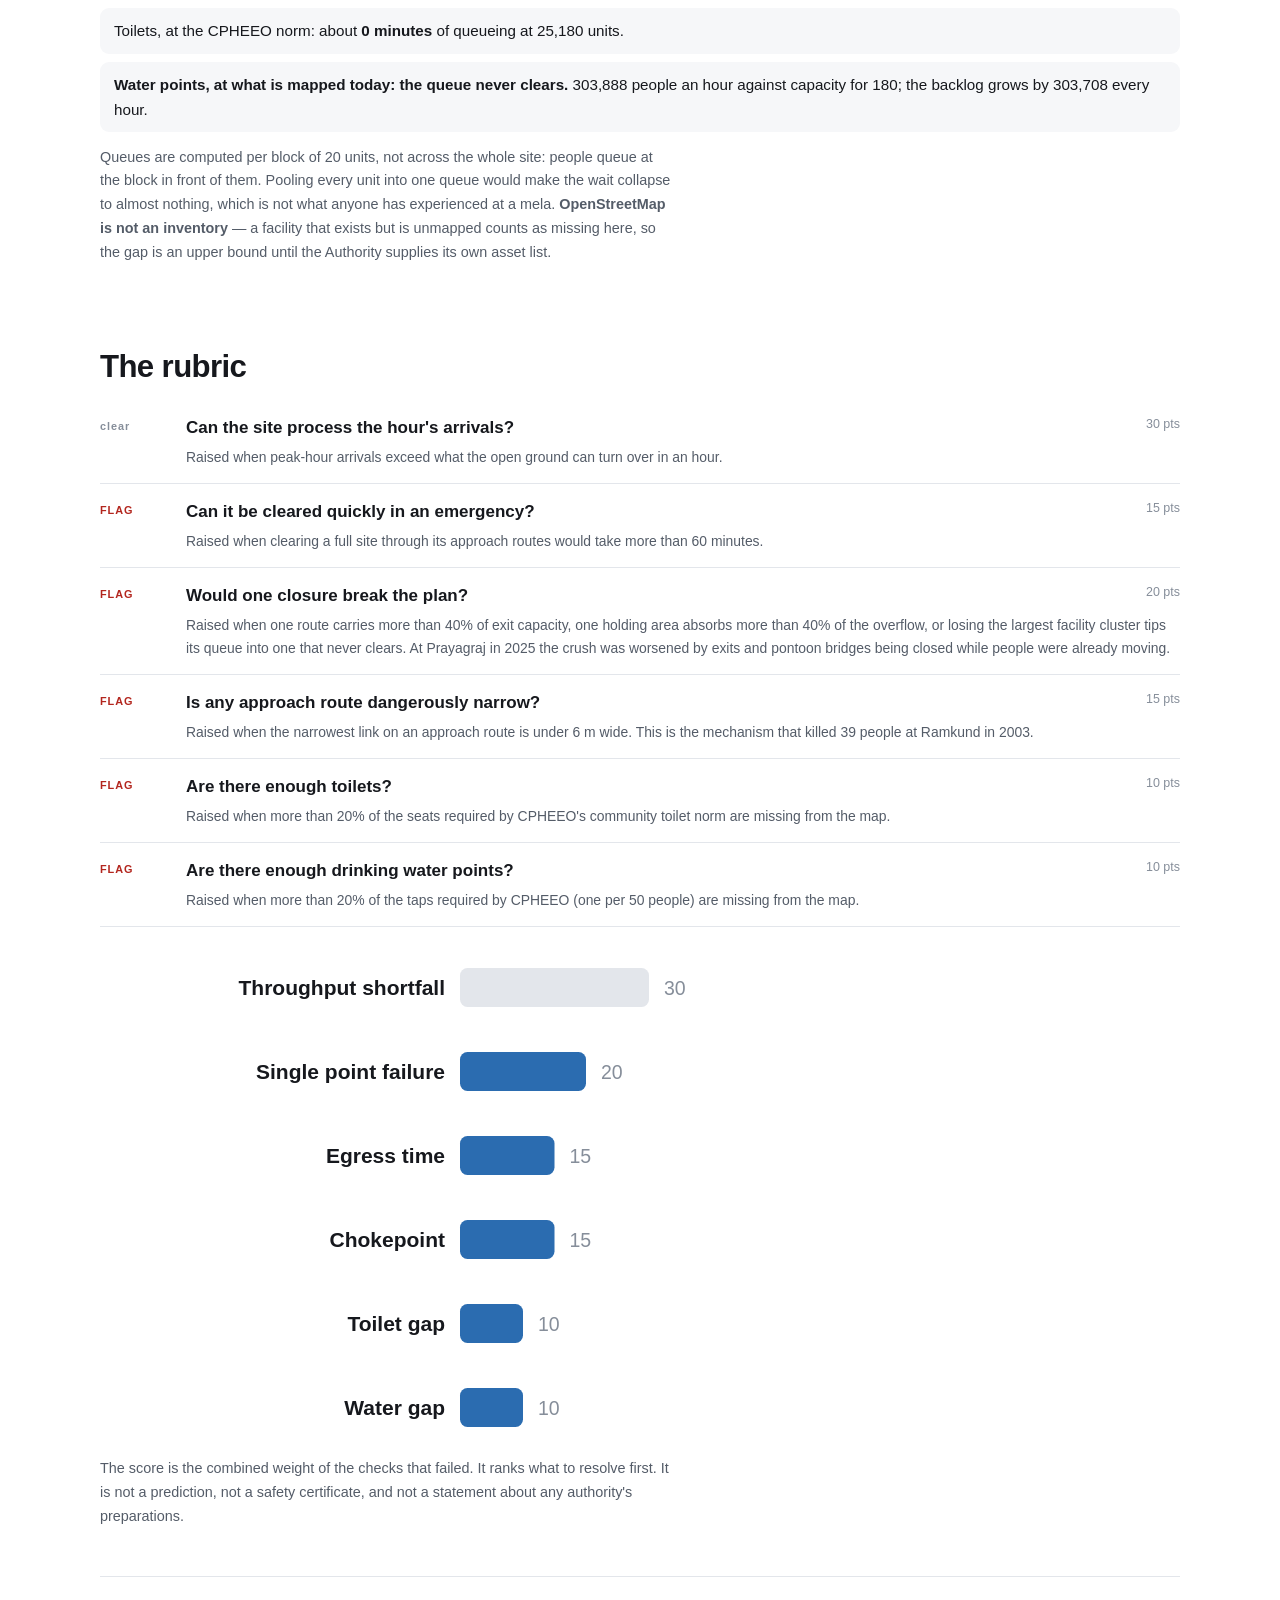
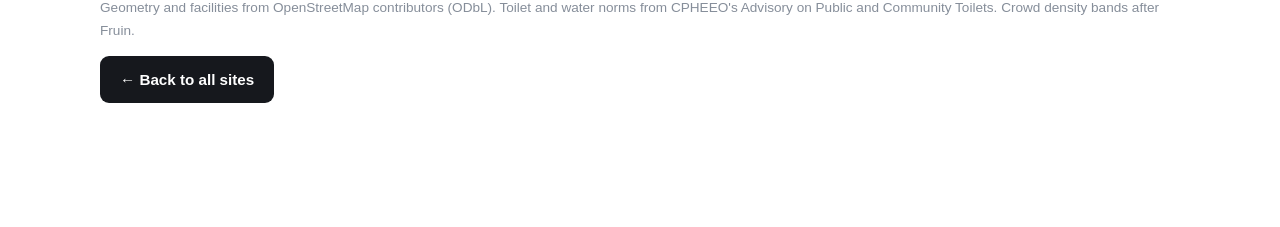
<file: docs/cards/tapovan.html>
<!doctype html>
<html lang="en"><head><meta charset="utf-8">
<meta name="viewport" content="width=device-width,initial-scale=1">
<title>Tapovan / Sadhugram — Simhastha readiness</title>
<link rel="stylesheet" href="../assets/style.css">
</head><body class="card-page">
<article class="card">
  <header style="border-left:10px solid #b3261e;background:#fbeae8">
    <p class="eyebrow">Amrit Snan site readiness</p>
    <h1>Tapovan / Sadhugram</h1>
    <p class="sub">Nashik &middot;
      20.0000, 73.8000 &middot;
      precinct measured within 250 m</p>
    <div class="scorebox">
      <div>
        <div class="score" style="color:#b3261e">70<span>/100</span></div>
        <div class="scorelabel">readiness risk</div>
      </div>
      <div class="light" style="background:#b3261e">resolve before the Snan — several checks failed</div>
      <div class="ringbox"><svg class='ring' viewBox='0 0 92 92' width='92' height='92' role='img' aria-label='100% of checks resolved'><circle cx='46.0' cy='46.0' r='38.0' class='ring-track'/><circle cx='46.0' cy='46.0' r='38.0' class='ring-fill' stroke-dasharray='238.8 0.0' transform='rotate(-90 46.0 46.0)'/><text x='46.0' y='52.0' text-anchor='middle' class='ring-text'>100%</text></svg><span>of checks<br>resolved</span></div>
    </div>
    <p class="sitenote">Akhara camping ground and secondary bathing area.</p>
  </header>

  <section>
    <h2>The hour that matters</h2>
    <p class="lede">Every number below follows from these four. Change a
      multiplier and the whole card changes with it.</p>
    <table class="evidence">
      <thead><tr><th>Step</th><th>People</th><th>Assumption</th></tr></thead>
      <tbody><tr><th scope='row'>Expected attendance over the event</th><td class='num'>120,000,000</td><td class='src'>state figure, ~4&times; the 2.5 crore of 2015</td></tr>
<tr><th scope='row'>Busiest day</th><td class='num'>18,000,000</td><td class='src'>15% of the total on one Amrit Snan</td></tr>
<tr><th scope='row'>Busiest hour</th><td class='num'>3,600,000</td><td class='src'>20% of that day, in the pre-dawn window</td></tr>
<tr><th scope='row'>Presenting at Tapovan / Sadhugram</th><td class='num'>900,000</td><td class='src'>25% of arrivals assumed to come here</td></tr></tbody>
    </table>
  </section>

  <section>
    <h2>What the ground can take</h2>
    <div class="kpis">
      <div class="kpi"><b>189,930 m²</b><span>open ground, after buildings and water are removed</span></div>
      <div class="kpi"><b>759,720</b><span>standing capacity at 4/m²</span></div>
      <div class="kpi"><b>2,279,160</b><span>can pass through per hour at a 20-minute dwell</span></div>
      <div class="kpi"><b style="color:#b3261e">0.39×</b><span>arrivals against that throughput</span></div>
    </div>
    <p class="note">If the hour's arrivals all stood in the precinct at once the
      density would be <b>4.7/m²</b>
      &mdash; Fruin band E. They physically cannot, and
      that is the point: the excess does not disappear, it backs up along the
      approach routes, which is where crowd collapse happens.</p>
  </section>

  <section>
    <h2>When capacity breaches</h2>
    <div class="kpis">
      <div class="kpi"><b>0</b><span>more than the site can process this hour</span></div>
      <div class="kpi"><b>0</b><span>absorbed by open space within 1200 m</span></div>
      <div class="kpi"><b style="color:#b3261e">0</b><span>left with nowhere to go</span></div>
      <div class="kpi"><b>0 min</b><span>the residual must be held upstream before the site can take it</span></div>
    </div>
    <table class="evidence">
      <thead><tr><th>Holding area</th><th>Distance</th><th>Capacity at 2/m²</th><th>Allocated</th></tr></thead>
      <tbody><tr><td colspan='4' class='na'>No mapped open space within reach.</td></tr></tbody>
    </table>
    <p class="note">Nearest first, because a crowd sent further is a crowd that
      will not go. The residual is the number that has to be stopped at the
      railway stations and road approaches, before it ever reaches the ghat.</p>
  </section>

  <section>
    <h2>Approach routes</h2>
    <p class="lede">The narrowest link is <b>Temple Lane</b>
      at <b>3.5 m</b>, passing about
      <b>186</b> people a minute.
      Clearing a full site takes <b>740 minutes</b>.</p>
    <table class="evidence">
      <thead><tr><th>Route</th><th>Width</th><th>People/min</th><th>Width from</th></tr></thead>
      <tbody><tr><td>Temple Lane</td><td class='num'>3.5 m</td><td class='num'>186</td><td class='src'>tagged in OSM</td></tr>
<tr><td>Back Alley</td><td class='num'>4.0 m</td><td class='num'>216</td><td class='src'>inferred from road class</td></tr>
<tr><td>Main Road</td><td class='num'>10.0 m</td><td class='num'>576</td><td class='src'>inferred from road class</td></tr></tbody>
    </table>
    <p class="note">67% of these
      widths are inferred from road class rather than measured. That is the
      weakest input on this card and the first thing a site visit should replace.</p>
  </section>

  <section>
    <h2>If one thing fails</h2>
    <p class="lede"><b>This site has no redundancy where it matters.</b> Main Road carries 59% of exit capacity; closing it adds 1113 minutes to clearing the site; 100% of mapped toilet units sit in a single cluster.</p>
    <h3>Closing one approach route</h3>
    <table class="evidence">
      <thead><tr><th>Route</th><th>Width</th><th>Share of exit capacity</th><th>Cost of closing it</th></tr></thead>
      <tbody><tr><td>Main Road</td><td class='num'>10.0 m</td><td class='num'>59%</td><td class='num'>+1,113 min</td></tr>
<tr><td>Back Alley</td><td class='num'>4.0 m</td><td class='num'>22%</td><td class='num'>+220 min</td></tr>
<tr><td>Temple Lane</td><td class='num'>3.5 m</td><td class='num'>19%</td><td class='num'>+182 min</td></tr></tbody>
    </table>
    <h3>Losing one holding area</h3>
    <table class="evidence">
      <thead><tr><th>Holding area</th><th>Distance</th><th>Share of overflow</th><th>Extra stranded</th></tr></thead>
      <tbody><tr><td colspan='4' class='na'>No holding area carries the overflow.</td></tr></tbody>
    </table>
    <h3>Losing one facility cluster</h3>
    <ul class="queues">
      <li>Toilets: <b>6 units in 1 cluster</b>, the largest holding 100% of them. The queue already never clears, so a closure only deepens it.</li>
      <li>Water points: <b>3 units in 1 cluster</b>, the largest holding 100% of them. The queue already never clears, so a closure only deepens it.</li>
    </ul>
    <p class="note">Facilities within 120 m of each other are
      treated as one cluster: blocks that close together usually share a water
      tanker, a desludging route and a power feed, so they tend to fail
      together. A sanitation outage becomes a crowd problem when its demand
      walks off to find the next block.</p>
  </section>

  <section>
    <h2>Toilets and drinking water</h2>
    <div class="kpis">
      <div class="kpi"><b>25,180</b><span>toilet seats required by CPHEEO's community norm</span></div>
      <div class="kpi"><b>6</b><span>mapped in OpenStreetMap</span></div>
      <div class="kpi"><b>10,277</b><span>needed to hold the queue to 10 minutes</span></div>
      <div class="kpi"><b>15,195</b><span>water taps required, one per 50 people</span></div>
    </div>
    <ul class="queues">
      <li><b>Toilets, at what is mapped today: the queue never clears.</b> 189,930 people an hour against capacity for 120; the backlog grows by 189,810 every hour.</li>
      <li>Toilets, at the CPHEEO norm: about <b>0 minutes</b> of queueing at 25,180 units.</li>
      <li><b>Water points, at what is mapped today: the queue never clears.</b> 303,888 people an hour against capacity for 180; the backlog grows by 303,708 every hour.</li>
    </ul>
    <p class="note">Queues are computed per block of
      20 units, not across the whole site: people queue at
      the block in front of them. Pooling every unit into one queue would make
      the wait collapse to almost nothing, which is not what anyone has
      experienced at a mela. <b>OpenStreetMap is not an inventory</b> &mdash; a
      facility that exists but is unmapped counts as missing here, so the gap
      is an upper bound until the Authority supplies its own asset list.</p>
  </section>

  <section>
    <h2>The rubric</h2>
    <ul class="flags"><li class='clear'><span class='mark'>clear</span><span class='flabel'>Can the site process the hour&#x27;s arrivals?</span><span class='weight'>30 pts</span><span class='rule'>Raised when peak-hour arrivals exceed what the open ground can turn over in an hour.</span></li>
<li class='fired'><span class='mark'>FLAG</span><span class='flabel'>Can it be cleared quickly in an emergency?</span><span class='weight'>15 pts</span><span class='rule'>Raised when clearing a full site through its approach routes would take more than 60 minutes.</span></li>
<li class='fired'><span class='mark'>FLAG</span><span class='flabel'>Would one closure break the plan?</span><span class='weight'>20 pts</span><span class='rule'>Raised when one route carries more than 40% of exit capacity, one holding area absorbs more than 40% of the overflow, or losing the largest facility cluster tips its queue into one that never clears. At Prayagraj in 2025 the crush was worsened by exits and pontoon bridges being closed while people were already moving.</span></li>
<li class='fired'><span class='mark'>FLAG</span><span class='flabel'>Is any approach route dangerously narrow?</span><span class='weight'>15 pts</span><span class='rule'>Raised when the narrowest link on an approach route is under 6 m wide. This is the mechanism that killed 39 people at Ramkund in 2003.</span></li>
<li class='fired'><span class='mark'>FLAG</span><span class='flabel'>Are there enough toilets?</span><span class='weight'>10 pts</span><span class='rule'>Raised when more than 20% of the seats required by CPHEEO's community toilet norm are missing from the map.</span></li>
<li class='fired'><span class='mark'>FLAG</span><span class='flabel'>Are there enough drinking water points?</span><span class='weight'>10 pts</span><span class='rule'>Raised when more than 20% of the taps required by CPHEEO (one per 50 people) are missing from the map.</span></li></ul>
    <svg class='chart' viewBox='0 0 720 336' preserveAspectRatio='xMidYMid meet' role='img' aria-label='weights making up the risk score'><rect class='wbar' x='240' y='10' width='126.0' height='26' rx='5'/><text class='wlabel' x='230' y='28.0' text-anchor='end'>Throughput shortfall</text><text class='wval' x='376.0' y='28.0'>30</text><rect class='wbar on' x='240' y='66' width='84.0' height='26' rx='5'/><text class='wlabel' x='230' y='84.0' text-anchor='end'>Single point failure</text><text class='wval' x='334.0' y='84.0'>20</text><rect class='wbar on' x='240' y='122' width='63.0' height='26' rx='5'/><text class='wlabel' x='230' y='140.0' text-anchor='end'>Egress time</text><text class='wval' x='313.0' y='140.0'>15</text><rect class='wbar on' x='240' y='178' width='63.0' height='26' rx='5'/><text class='wlabel' x='230' y='196.0' text-anchor='end'>Chokepoint</text><text class='wval' x='313.0' y='196.0'>15</text><rect class='wbar on' x='240' y='234' width='42.0' height='26' rx='5'/><text class='wlabel' x='230' y='252.0' text-anchor='end'>Toilet gap</text><text class='wval' x='292.0' y='252.0'>10</text><rect class='wbar on' x='240' y='290' width='42.0' height='26' rx='5'/><text class='wlabel' x='230' y='308.0' text-anchor='end'>Water gap</text><text class='wval' x='292.0' y='308.0'>10</text></svg>
    <p class="note">The score is the combined weight of the checks that failed.
      It ranks what to resolve first. It is not a prediction, not a safety
      certificate, and not a statement about any authority's preparations.</p>
    
  </section>

  <footer>
    <p>Geometry and facilities from OpenStreetMap contributors (ODbL).
      Toilet and water norms from CPHEEO's Advisory on Public and Community
      Toilets. Crowd density bands after Fruin.</p>
    <p><a class="btn" href="../index.html">&larr; Back to all sites</a></p>
  </footer>
</article>
</body></html>
</file>
<file: docs/assets/style.css>
:root {
  --ink: #16181d;
  --muted: #545c68;
  --faint: #868e9a;
  --line: #e3e6eb;
  --bg: #ffffff;
  --panel: #f6f7f9;
  --panel2: #eef1f5;
  --accent: #1f5fa8;
  --series-1: #2b6cb0;
  --series-2: #1a7f44;
  --shadow: 0 1px 2px rgba(16,24,40,.06), 0 8px 24px rgba(16,24,40,.06);
}

@media (prefers-color-scheme: dark) {
  :root:not([data-theme="light"]) {
    --ink: #e9ecf1; --muted: #a7afba; --faint: #79818d;
    --line: #2a2f38; --bg: #0f1115; --panel: #181b21; --panel2: #1f242c;
    --accent: #7eb0e8; --series-1: #6ba7e0; --series-2: #58b97f;
    --shadow: 0 1px 2px rgba(0,0,0,.4), 0 8px 24px rgba(0,0,0,.35);
  }
}
:root[data-theme="dark"] {
  --ink: #e9ecf1; --muted: #a7afba; --faint: #79818d;
  --line: #2a2f38; --bg: #0f1115; --panel: #181b21; --panel2: #1f242c;
  --accent: #7eb0e8; --series-1: #6ba7e0; --series-2: #58b97f;
}

* { box-sizing: border-box; }

body {
  margin: 0;
  overflow-x: hidden;
  background: var(--bg);
  color: var(--ink);
  font: 17px/1.65 -apple-system, BlinkMacSystemFont, "Segoe UI", Roboto, Helvetica, Arial, sans-serif;
  -webkit-font-smoothing: antialiased;
  text-rendering: optimizeLegibility;
}

main.site, .card { max-width: 1120px; margin: 0 auto; padding: 56px 20px 110px; }
img, svg, table { max-width: 100%; }

h1 { font-size: clamp(2rem, 4.4vw, 3.1rem); line-height: 1.1; margin: 0 0 16px; letter-spacing: -0.028em; font-weight: 700; }
h2 { font-size: clamp(1.4rem, 2.6vw, 1.95rem); line-height: 1.2; margin: 0 0 14px; letter-spacing: -0.02em; font-weight: 650; }
h3 { font-size: 1.1rem; margin: 0 0 10px; font-weight: 650; }
p { margin: 0 0 14px; }
a { color: var(--accent); text-underline-offset: 2px; }

section { margin-top: 84px; }

.eyebrow {
  text-transform: uppercase; letter-spacing: 0.13em;
  font-size: 0.72rem; font-weight: 750; color: var(--accent); margin: 0 0 10px;
}
.lede { font-size: 1.12rem; color: var(--muted); max-width: 70ch; }
.note { font-size: 0.9rem; color: var(--muted); max-width: 72ch; }
.na { color: var(--faint); font-style: italic; }

.btn {
  display: inline-block; background: var(--ink); color: var(--bg);
  padding: 11px 20px; border-radius: 9px; text-decoration: none;
  font-weight: 600; font-size: 0.95rem;
}
.btn:hover { opacity: .88; }

/* reveal on scroll */
.reveal { opacity: 0; transform: translateY(14px); transition: opacity .6s ease, transform .6s ease; }
.reveal.in { opacity: 1; transform: none; }
@media (prefers-reduced-motion: reduce) { .reveal { opacity: 1; transform: none; transition: none; } }

/* --- hero + stats --- */

.hero { border-bottom: 1px solid var(--line); padding-bottom: 36px; }
.hero h1 { max-width: 20ch; }

.stats {
  display: grid; grid-template-columns: repeat(auto-fit, minmax(128px, 1fr));
  gap: 12px; margin-top: 34px;
}
.stat { background: var(--panel); border: 1px solid var(--line); border-radius: 12px; padding: 16px 18px; }
.stat b { display: block; font-size: 1.65rem; line-height: 1.15; font-variant-numeric: tabular-nums; letter-spacing: -0.02em; }
.stat span { font-size: 0.78rem; color: var(--muted); }

/* --- flowchart --- */

.flowwrap {
  max-width: 100%;
  background: var(--panel); border: 1px solid var(--line); border-radius: 16px;
  padding: 20px; margin: 26px 0 30px; overflow-x: auto;
}
svg.flow { width: 100%; min-width: 900px; height: auto; display: block; }

.fnode rect { fill: var(--bg); stroke: var(--line); stroke-width: 1.5; filter: drop-shadow(0 2px 6px rgba(16,24,40,.07)); }
.fnum { font: 750 13px/1 inherit; fill: var(--accent); letter-spacing: .1em; }
.ftitle { font: 650 17px/1 inherit; fill: var(--ink); }
.fbody { font: 400 12.5px/1.35 -apple-system, BlinkMacSystemFont, "Segoe UI", Roboto, sans-serif; color: var(--muted); }

.fpill rect { fill: var(--bg); stroke: var(--line); stroke-width: 1.5; }
.fpill-name { font: 650 13.5px/1 inherit; fill: var(--ink); }
.fpill-what { font: 400 12px/1 inherit; fill: var(--muted); }

.fedge { fill: none; stroke: var(--line); stroke-width: 2; }
.fedge.strong { stroke: var(--accent); stroke-width: 2.5; }

.fstage { font: 650 13px/1 inherit; fill: var(--muted); }
.ftag rect { fill: var(--series-2); }
.ftag text { font: 700 14px/1 inherit; fill: #fff; }

table.feeds td.src { color: var(--faint); font-size: 0.85rem; white-space: nowrap; }

/* --- versus --- */

.vgrid { display: grid; grid-template-columns: 1fr 1fr; gap: 18px; margin-top: 22px; }
.vcol { border: 1px solid var(--line); border-radius: 14px; padding: 24px; }
.vcol.old { background: var(--panel); }
.vcol.new { background: var(--panel2); border-color: var(--accent); }
.vbig { font-size: 2.3rem; font-weight: 750; letter-spacing: -0.03em; margin: 2px 0 12px; }
.vcol.new .vbig { color: var(--series-2); }
.vcol ul { margin: 0; padding-left: 20px; color: var(--muted); font-size: 0.95rem; }
.vcol li { margin-bottom: 7px; }

/* --- worked example --- */

.worked-grid { display: grid; grid-template-columns: 1.05fr 1fr; gap: 34px; align-items: start; margin-top: 24px; }
.worked-text p { max-width: 58ch; }

.verdict {
  display: flex; align-items: baseline; gap: 10px; flex-wrap: wrap;
  border-left: 6px solid; padding: 12px 18px; background: var(--panel);
  border-radius: 0 12px 12px 0; margin-bottom: 20px;
}
.vscore { font-size: 2.6rem; font-weight: 780; letter-spacing: -0.03em; line-height: 1; }
.vof { font-size: .95rem; color: var(--muted); }
.vband { font-size: .85rem; font-weight: 650; text-transform: uppercase; letter-spacing: .07em; color: var(--muted); width: 100%; }

.chartbox { margin-top: 22px; }
svg.chart { width: 100%; height: auto; display: block; }
.chart .grid { stroke: var(--line); stroke-width: 1; }
.chart .tick { font: 400 12px/1 -apple-system, BlinkMacSystemFont, "Segoe UI", Roboto, sans-serif; fill: var(--faint); }
.chart .callout { stroke: var(--faint); stroke-width: 1; stroke-dasharray: 3 3; }
.chart .callout-text { font: 600 12.5px/1 -apple-system, BlinkMacSystemFont, "Segoe UI", Roboto, sans-serif; fill: var(--ink); }
.chart .wbar { fill: var(--line); }
.chart .wbar.on { fill: var(--series-1); }
.chart .wlabel { font: 600 14px/1 -apple-system, BlinkMacSystemFont, "Segoe UI", Roboto, sans-serif; fill: var(--ink); }
.chart .wval { font: 400 13px/1 -apple-system, BlinkMacSystemFont, "Segoe UI", Roboto, sans-serif; fill: var(--faint); }

.slabel { font-size: 0.86rem; font-weight: 600; color: var(--muted); margin: 14px 0 4px; }

/* compare slider */
.compare { margin: 0; }
.cmp-wrap { position: relative; border-radius: 12px; overflow: hidden; border: 1px solid var(--line); line-height: 0; }
.cmp-base { width: 100%; display: block; }
.cmp-over {
  position: absolute; top: 0; left: 0; width: 100%; height: 100%;
  object-fit: cover; clip-path: inset(0 50% 0 0);
}
.cmp-line {
  position: absolute; top: 0; bottom: 0; left: 50%; width: 2px;
  background: #fff; box-shadow: 0 0 0 1px rgba(0,0,0,.25); pointer-events: none;
}
.cmp-wrap input[type=range] {
  position: absolute; bottom: 14px; left: 8%; width: 84%; margin: 0; cursor: ew-resize;
}
.cmp-tag {
  position: absolute; top: 10px; font-size: .72rem; font-weight: 700; letter-spacing: .08em;
  text-transform: uppercase; background: rgba(0,0,0,.6); color: #fff; padding: 4px 9px; border-radius: 999px;
}
.cmp-tag.left { left: 10px; } .cmp-tag.right { right: 10px; }
.compare img.single { width: 100%; border-radius: 12px; border: 1px solid var(--line); display: block; }
.compare figcaption { font-size: .85rem; color: var(--faint); margin-top: 8px; }
.nothumb {
  background: var(--panel); border: 1px dashed var(--line); border-radius: 12px;
  padding: 60px 16px; text-align: center; color: var(--faint); font-size: .9rem;
}

/* --- tables --- */

table { border-collapse: collapse; width: 100%; font-size: 0.95rem; margin-top: 16px; }
th, td { text-align: left; padding: 11px 13px; border-bottom: 1px solid var(--line); vertical-align: top; }
thead th { font-size: 0.74rem; text-transform: uppercase; letter-spacing: 0.07em; color: var(--muted); font-weight: 700; }
tbody tr:hover { background: var(--panel); }

.pill {
  display: inline-block; min-width: 40px; text-align: center; color: #fff;
  font-weight: 700; border-radius: 999px; padding: 3px 11px; font-size: .88rem;
}
.bands { margin: 18px 0 10px; font-size: .92rem; color: var(--muted); display: flex; gap: 8px; align-items: center; flex-wrap: wrap; }
.bands .pill { margin-left: 10px; }
.bands .pill:first-child { margin-left: 0; }

.gapnote {
  margin-top: 26px; background: var(--panel); border: 1px solid var(--line);
  border-left: 5px solid var(--accent); border-radius: 0 12px 12px 0; padding: 20px 24px;
}
.gapnote h3 { margin-top: 0; }

/* --- limitations --- */

.limits { background: var(--panel); border-radius: 18px; padding: 44px 40px; }
ol.limitlist { counter-reset: lim; list-style: none; padding: 0; margin: 24px 0 18px; max-width: 78ch; }
ol.limitlist li {
  counter-increment: lim; position: relative; padding-left: 52px; margin-bottom: 18px; color: var(--muted);
}
ol.limitlist li::before {
  content: counter(lim); position: absolute; left: 0; top: 0;
  width: 34px; height: 34px; border-radius: 50%; background: var(--bg);
  border: 1px solid var(--line); color: var(--ink);
  display: flex; align-items: center; justify-content: center; font-weight: 700; font-size: .92rem;
}
ol.limitlist b { color: var(--ink); }

.sitefoot { margin-top: 72px; padding-top: 22px; border-top: 1px solid var(--line); font-size: 0.84rem; color: var(--faint); }

/* --- card --- */

.card header { border-radius: 14px; padding: 30px 32px 26px; margin-bottom: 10px; color: #16181d; }
.card header .eyebrow { color: #4a5160; }
.card header h1 { color: #16181d; font-size: clamp(1.7rem, 3.4vw, 2.5rem); }
.card header .sub { font-size: 0.95rem; color: #4a5160; }

.scorebox { display: flex; align-items: center; gap: 30px; margin-top: 22px; flex-wrap: wrap; }
.score { font-size: 3.4rem; font-weight: 780; line-height: 1; letter-spacing: -0.035em; }
.score span { font-size: 1.05rem; font-weight: 600; color: #4a5160; }
.scorelabel { font-size: .74rem; text-transform: uppercase; letter-spacing: .1em; color: #4a5160; font-weight: 700; margin-top: 4px; }
.light { color: #fff; font-weight: 700; letter-spacing: 0.06em; font-size: 0.74rem; text-transform: uppercase; padding: 7px 15px; border-radius: 999px; }
.scorebox .meta { font-size: 0.85rem; color: #4a5160; }

.ringbox { display: flex; align-items: center; gap: 10px; }
.ringbox span { font-size: .74rem; color: #4a5160; line-height: 1.25; text-transform: uppercase; letter-spacing: .06em; font-weight: 650; }
svg.ring .ring-track { fill: none; stroke: rgba(0,0,0,.12); stroke-width: 8; }
svg.ring .ring-fill { fill: none; stroke: #16181d; stroke-width: 8; stroke-linecap: round; }
svg.ring .ring-text { font: 700 19px/1 -apple-system, BlinkMacSystemFont, "Segoe UI", Roboto, sans-serif; fill: #16181d; }

.imagery { display: grid; grid-template-columns: minmax(230px, .8fr) minmax(300px, 1.2fr); gap: 30px; align-items: start; }
.imagery h2 { grid-column: 1 / -1; }
.thumb img { width: 100%; border-radius: 12px; border: 1px solid var(--line); display: block; }

.evidence td.src { color: var(--faint); font-size: 0.84rem; }
.evidence th[scope="row"] { font-weight: 500; }

.caveat {
  background: var(--panel); border-left: 4px solid var(--accent);
  padding: 14px 18px; border-radius: 0 10px 10px 0; font-size: 0.93rem; color: var(--muted); margin-top: 18px;
}

ul.flags { list-style: none; padding: 0; margin: 0 0 26px; }
ul.flags li { display: grid; grid-template-columns: 70px 1fr auto; gap: 4px 16px; padding: 14px 0; border-bottom: 1px solid var(--line); }
ul.flags .mark { font-size: 0.68rem; font-weight: 800; letter-spacing: 0.09em; padding-top: 4px; }
ul.flags li.fired .mark { color: #b3261e; }
ul.flags li.clear .mark { color: var(--faint); }
ul.flags .flabel { font-weight: 650; }
ul.flags .weight { font-size: 0.78rem; color: var(--faint); white-space: nowrap; }
ul.flags .rule { grid-column: 2 / -1; font-size: 0.87rem; color: var(--muted); }

.errors { margin-top: 18px; font-size: 0.86rem; color: var(--muted); }
.card footer { margin-top: 48px; padding-top: 20px; border-top: 1px solid var(--line); font-size: 0.85rem; color: var(--faint); }

/* --- responsive --- */

@media (max-width: 860px) {
  .worked-grid, .imagery, .vgrid { grid-template-columns: 1fr; }
  .limits { padding: 30px 22px; }
}
@media (max-width: 620px) {
  body { font-size: 16px; }
  main.site, .card { padding: 36px 16px 80px; }
  section { margin-top: 60px; }
  ul.flags li { grid-template-columns: 62px 1fr; }
  ul.flags .weight { grid-column: 2; }
  table { font-size: 0.88rem; }
  th, td { padding: 9px 8px; }
  .evidence td.src, table.feeds td.src { display: none; }
  .scorebox { gap: 18px; }
}

/* --- Simhastha additions --- */
.kpis { display: grid; grid-template-columns: repeat(auto-fit, minmax(190px, 1fr)); gap: 12px; margin: 18px 0 14px; }
.kpi { background: var(--panel); border: 1px solid var(--line); border-radius: 12px; padding: 16px 18px; }
.kpi b { display: block; font-size: 1.5rem; line-height: 1.15; letter-spacing: -0.02em; font-variant-numeric: tabular-nums; }
.kpi span { font-size: 0.8rem; color: var(--muted); display: block; margin-top: 4px; }
td.num, th.num { text-align: right; font-variant-numeric: tabular-nums; white-space: nowrap; }
.sub2 { font-size: 0.78rem; color: var(--faint); }
.sitenote { font-size: 0.92rem; color: #4a5160; margin-top: 16px; max-width: 70ch; }
ul.queues { list-style: none; padding: 0; margin: 6px 0 14px; }
ul.queues li { padding: 10px 14px; background: var(--panel); border-radius: 9px; margin-bottom: 8px; font-size: 0.95rem; }
.casc-big { font: 700 26px/1 -apple-system, BlinkMacSystemFont, "Segoe UI", Roboto, sans-serif; }
.casc-small { font: 400 12.5px/1.3 -apple-system, BlinkMacSystemFont, "Segoe UI", Roboto, sans-serif; color: var(--muted); }
.casc-arrow { stroke: var(--line); stroke-width: 2; fill: none; }
.casc-head { stroke: var(--faint); stroke-width: 2; fill: none; }

@media (max-width: 760px) {
  /* wide tables scroll inside themselves rather than widening the page */
  table.portfolio, table.evidence {
    display: block; overflow-x: auto; -webkit-overflow-scrolling: touch;
    max-width: 100%;
  }
  .kpis { grid-template-columns: repeat(auto-fit, minmax(150px, 1fr)); }
}

/* --- narrative additions --- */
.chart .cat { font: 600 13px/1 -apple-system, BlinkMacSystemFont, "Segoe UI", Roboto, sans-serif; fill: var(--ink); }
table.problems td.yr { font-weight: 700; font-variant-numeric: tabular-nums; white-space: nowrap; }
table.predict .tag { display: inline-block; padding: 3px 10px; border-radius: 999px; font-size: 0.78rem; font-weight: 700; white-space: nowrap; }
table.predict .tyes { background: #e7f4ec; color: #1a7f44; }
table.predict .tno { background: #f1f2f4; color: #5c646f; }
@media (prefers-color-scheme: dark) {
  :root:not([data-theme="light"]) table.predict .tyes { background: #15321f; color: #5fc088; }
  :root:not([data-theme="light"]) table.predict .tno { background: #23262c; color: #98a0ab; }
}
.callout { border-left: 5px solid; background: var(--panel); border-radius: 0 12px 12px 0; padding: 18px 22px; margin: 20px 0; }
.callout h3 { margin-top: 0; }
.callout ul { margin: 0; padding-left: 20px; color: var(--muted); }
.callout li { margin-bottom: 6px; }
.worked .kpis { margin-bottom: 18px; }
</file>
